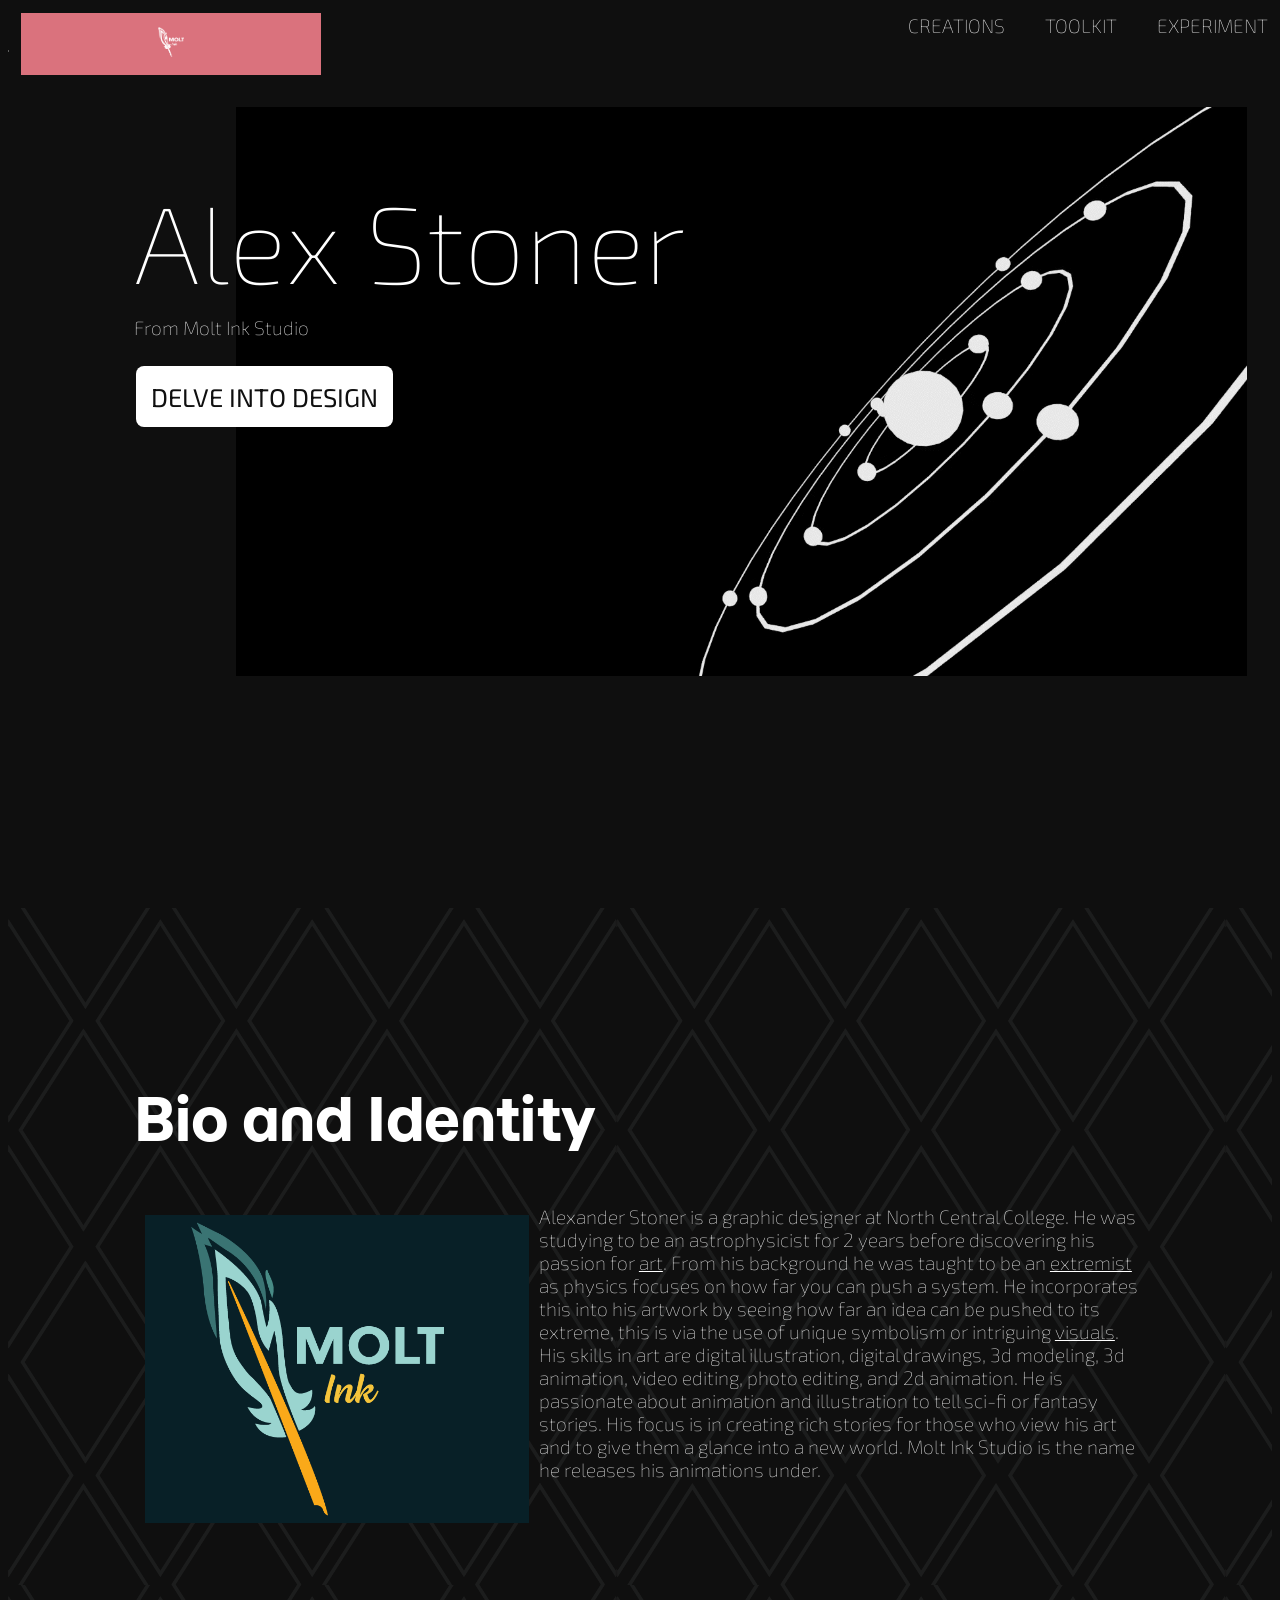
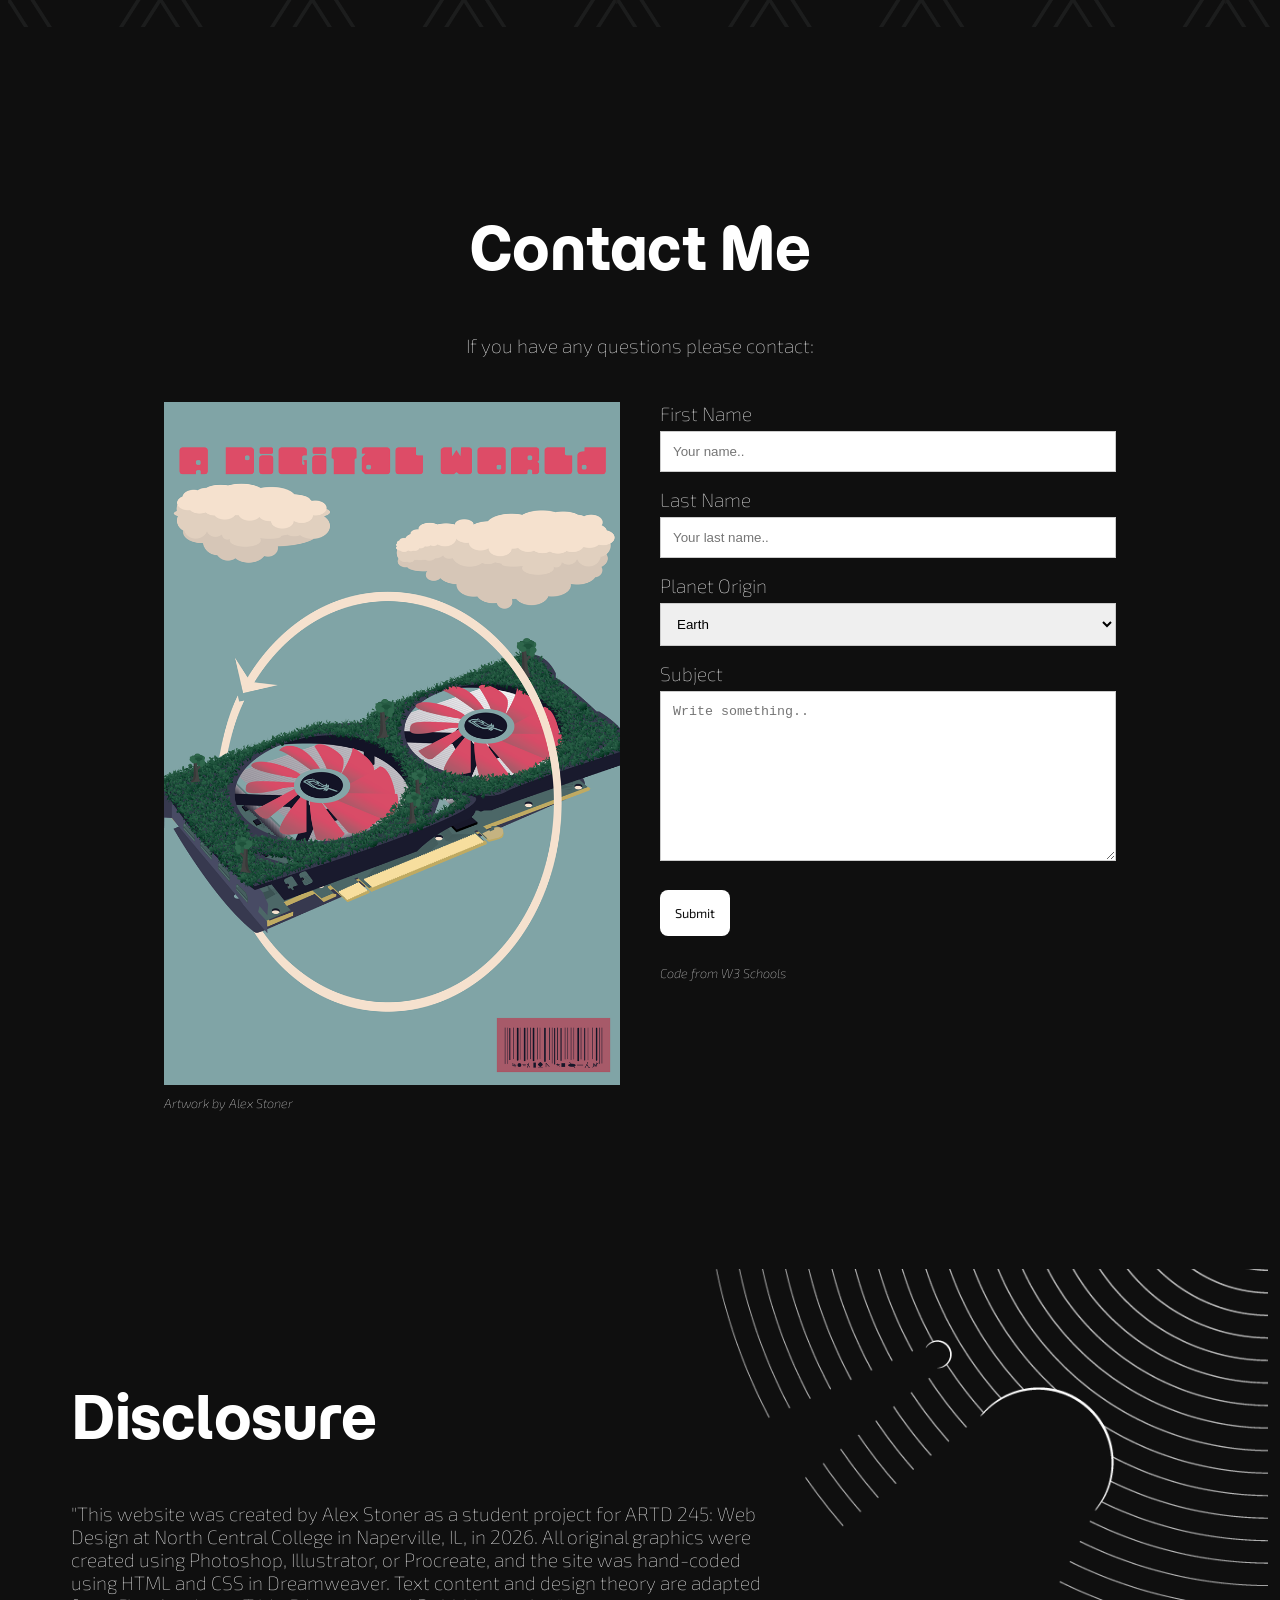
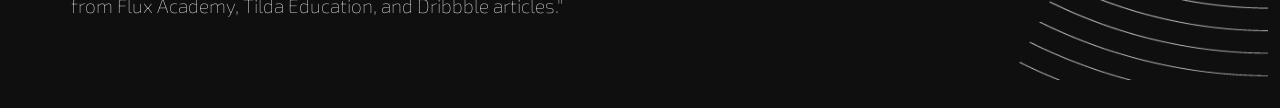
<file: index.html>
<!doctype html>
<html>
<head>
	<link rel="preconnect" href="https://fonts.googleapis.com">
<link rel="preconnect" href="https://fonts.gstatic.com" crossorigin>
<link href="https://fonts.googleapis.com/css2?family=Exo+2:ital,wght@0,100..900;1,100..900&family=Momo+Trust+Display&display=swap" rel="stylesheet">
<meta charset="utf-8">
<title>My Web Design Manifesto</title>
<link href="StyleForCodingAWebpage.css" rel="stylesheet" type="text/css">
</head>

<body>
	<ul class="topnav">
		<li><a href="experiment.html">EXPERIMENT</a></li>
		<li><a href="toolkit.html">TOOLKIT</a></li>
		<li><a  href="work.html">CREATIONS</a></li>
	<ul class="left">	
		<li><a class="active" href="index.html"> <img src="Images/Logo.png" width="10%" alt="The logo of Molt Ink Studio, a flaming quill and the title Molt Ink "></a> </li>
	</ul>
</ul>
	
	
	
	<!--Hero Section-->
<section class="heroSecond">
	
	
  <h1> Alex Stoner</h1>
  <h7>From Molt Ink Studio</h7>
	<br>
	<br>
	<a href="work.html">
	    <button class="button2" >
		  DELVE INTO DESIGN</button>
      </a>
	

</section>
	
	
	<section class="sectionPattern">
	
	<h2>Bio and Identity
		</h2>
    <a href="experiment.html"><img src="Images/moltInkLogo.png" width="40%" class="left"></a>
		<p>
		Alexander Stoner is a graphic designer at North Central College. He was studying to be an astrophysicist for 2 years before discovering his passion for <a href="work.html">art</a>. From his background he was taught to be an <a href="experiment.html">extremist</a> as physics focuses on how far you can push a system. He incorporates this into his artwork by seeing how far an idea can be pushed to its extreme, this is via the use of unique symbolism or intriguing <a href="work.html">visuals</a>. His skills in art are digital illustration, digital drawings, 3d modeling, 3d animation, video editing, photo editing, and 2d animation. He is passionate about animation and illustration to tell sci-fi or fantasy stories. His focus is in creating rich stories for those who view his art and to give them a glance into a new world. Molt Ink Studio is the name he releases his animations under.</p>
		
	</section>
	
	
	<section>
	
		<div class="containerContact">
  <div style="text-align:center">
    <h2>Contact Me</h2>
    <p>If you have any questions please contact:</p>
  </div>
  <div class="row">
    <div class="columnContact"> <a href="work.html"><img src="Images/portfolioImages/DigitalWorldResidedSmaller.png" style="width:100%" alt="Illustration of a computer graphics card covered in grass in a surreal sky with the text A Digital World"></a>
		<cite>Artwork by Alex Stoner</cite>
    </div>
    <div class="columnContact">
      <form action="/action_page.php">
        <label for="fname">First Name</label>
        <input type="text" id="fname" name="firstname" placeholder="Your name..">
        <label for="lname">Last Name</label>
        <input type="text" id="lname" name="lastname" placeholder="Your last name..">
        <label for="country">Planet Origin</label>
        <select id="country" name="Planet Origin">
          <option value="earth">Earth</option>
          <option value="mars">Mars</option>
          <option value="planet X">Planet X</option>
        </select>
        <label for="subject">Subject</label>
        <textarea id="subject" name="subject" placeholder="Write something.." style="height:170px"></textarea>
		 	<a>
	    <button class="button" onClick="showImage(event);" id="shred">
			Submit
			</button>
      </a>
		  <!-- <script>
		  const shredButton = document.getElementById("shred")
		  function showimage(event){
			  if (event.target == shredButton){
				  img = ""C:\Users\alexs\Downloads\AlexStonerCodingAWebpage(MoltInk)\Images\portfolioImages\goldenEraResized.png""
			  }
		  }
		  </script> -->
      </form>
		<br>
		<cite> Code from W3 Schools</cite>
    </div>
  </div>
</div>

</section>

	
	<!--Footer for Credits-->
	<footer>
		<h2>
		Disclosure 
		</h2>
	
		<p class="leftcluster">
		"This website was created by Alex Stoner as a student project for ARTD 245: Web Design at North Central College in Naperville, IL, in 2026. All original graphics were created using Photoshop, Illustrator, or Procreate, and the site was hand-coded using HTML and CSS in Dreamweaver. Text content and design theory are adapted from Flux Academy, Tilda Education, and Dribbble articles."

		</p>
	</footer>
	
</body>
</html>
</file>
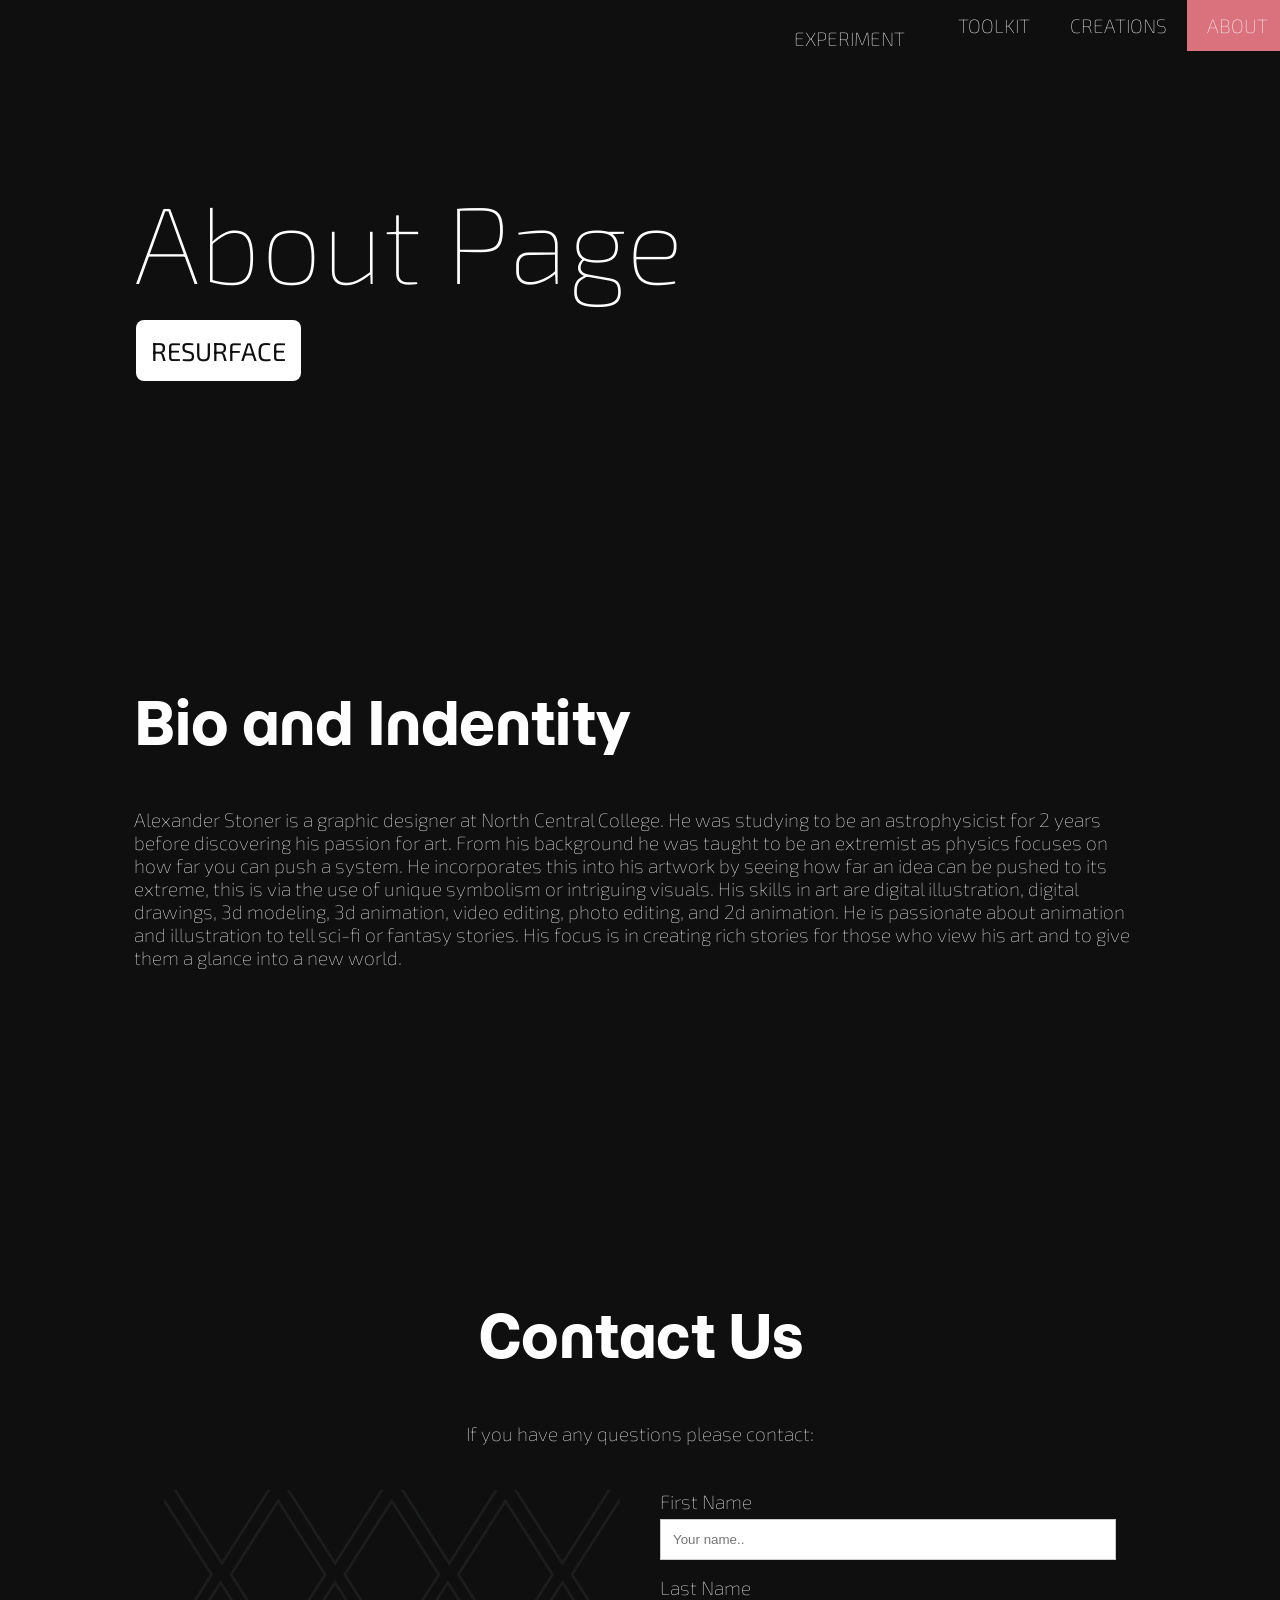
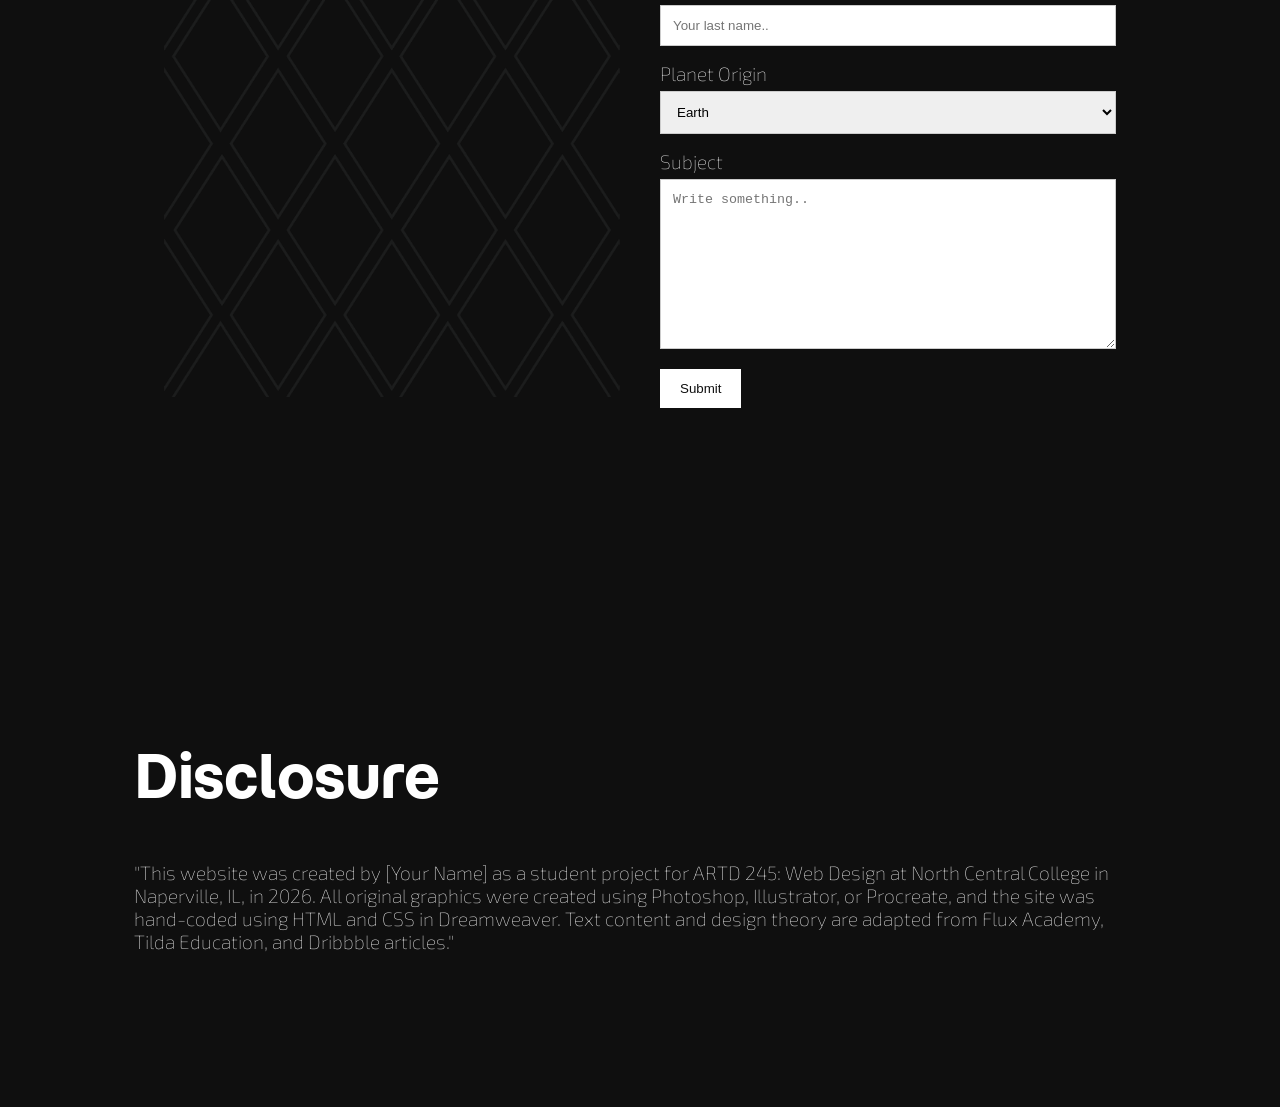
<file: about.html>
<!doctype html>
<html>
<head>
	<link rel="preconnect" href="https://fonts.googleapis.com">
<link rel="preconnect" href="https://fonts.gstatic.com" crossorigin>
<link href="https://fonts.googleapis.com/css2?family=Exo+2:ital,wght@0,100..900;1,100..900&family=Momo+Trust+Display&display=swap" rel="stylesheet">
<meta charset="utf-8">
<title>about</title>
<link href="StyleForCodingAWebpage.css" rel="stylesheet" type="text/css">
</head>
	
<body>
	<ul class="topnav">
  <li><a class="active" href="about.html">ABOUT</a></li>
  <li><a href="work.html">CREATIONS</a></li>
  <li><a href="toolkit.html">TOOLKIT</a></li>
  <li class="right"><a href="experiment.html">EXPERIMENT</a></li>
</ul>
	
	
<section>
	
	<h1>About Page</h1>
	<a href="CodingAWebpage.html">
	    <button class="button2" >
		  RESURFACE</button>
      </a>
	</section>
	
	
	<section>
	
	<h2>Bio and Indentity
		</h2>
		<p>
		Alexander Stoner is a graphic designer at North Central College. He was studying to be an astrophysicist for 2 years before discovering his passion for art. From his background he was taught to be an extremist as physics focuses on how far you can push a system. He incorporates this into his artwork by seeing how far an idea can be pushed to its extreme, this is via the use of unique symbolism or intriguing visuals. His skills in art are digital illustration, digital drawings, 3d modeling, 3d animation, video editing, photo editing, and 2d animation. He is passionate about animation and illustration to tell sci-fi or fantasy stories. His focus is in creating rich stories for those who view his art and to give them a glance into a new world. 
		</p>
		
	</section>
	
	
	<section>
	
		<div class="containerContact">
  <div style="text-align:center">
    <h2>Contact Us</h2>
    <p>If you have any questions please contact:</p>
  </div>
  <div class="row">
    <div class="columnContact">
      <img src="Images/pattern2.png" style="width:100%">
    </div>
    <div class="columnContact">
      <form action="/action_page.php">
        <label for="fname">First Name</label>
        <input type="text" id="fname" name="firstname" placeholder="Your name..">
        <label for="lname">Last Name</label>
        <input type="text" id="lname" name="lastname" placeholder="Your last name..">
        <label for="country">Planet Origin</label>
        <select id="country" name="Planet Origin">
          <option value="earth">Earth</option>
          <option value="mars">Mars</option>
          <option value="planet X">Planet X</option>
        </select>
        <label for="subject">Subject</label>
        <textarea id="subject" name="subject" placeholder="Write something.." style="height:170px"></textarea>
        <input type="submit" value="Submit">
      </form>
    </div>
  </div>
</div>

		
		
	</section>
	
	<section>
	<h2>
		Disclosure 
		</h2>
	
		<p>
		"This website was created by [Your Name] as a student project for ARTD 245: Web Design at North Central College in Naperville, IL, in 2026. All original graphics were created using Photoshop, Illustrator, or Procreate, and the site was hand-coded using HTML and CSS in Dreamweaver. Text content and design theory are adapted from Flux Academy, Tilda Education, and Dribbble articles."

		</p>
	
	</section>
	

</body>
</html>
</file>
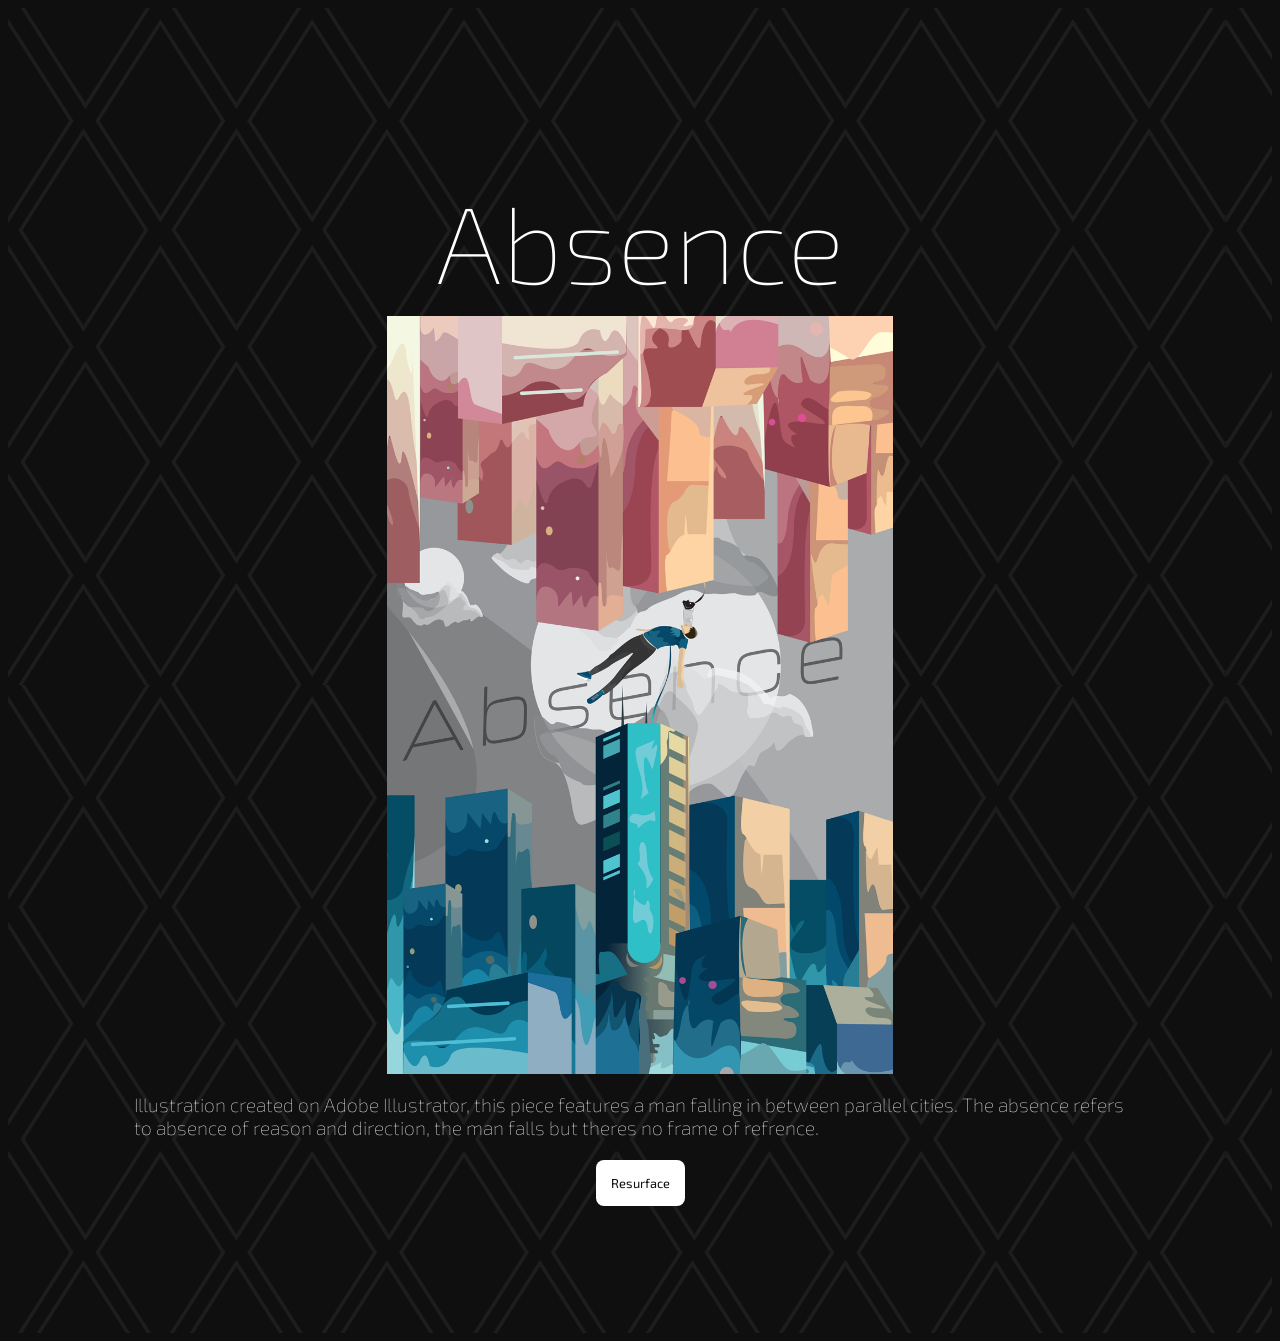
<file: absence.html>
<!doctype html>
<html>
<head>
	
<link rel="preconnect" href="https://fonts.googleapis.com">
<link rel="preconnect" href="https://fonts.gstatic.com" crossorigin>
<link href="https://fonts.googleapis.com/css2?family=Exo+2:ital,wght@0,100..900;1,100..900&family=Momo+Trust+Display&display=swap" rel="stylesheet">
<meta charset="utf-8">
<title>absence</title>
<link href="StyleForCodingAWebpage.css" rel="stylesheet" type="text/css">
</head>

<body>
	<section class="sectionPattern"> 
	<h1 class="Center">
		Absence</h1>
	<div class="Center">
	<img src="Images/portfolioImages/absenseResized.png" width="50%" alt="illustration of a man falling between paralell cities, the words absence are behind him">
	</div>
		<p class="Center">
		Illustration created on Adobe Illustrator, this piece features a man falling in between parallel cities. The absence refers to absence of reason and direction, the man falls but theres no frame of refrence.</p>
		<div class="Center">
	<a href="work.html">
	    <button class="button" >
		  Resurface</button>
      </a>
			</div>
	</section>
	
</body>
</html>
</file>
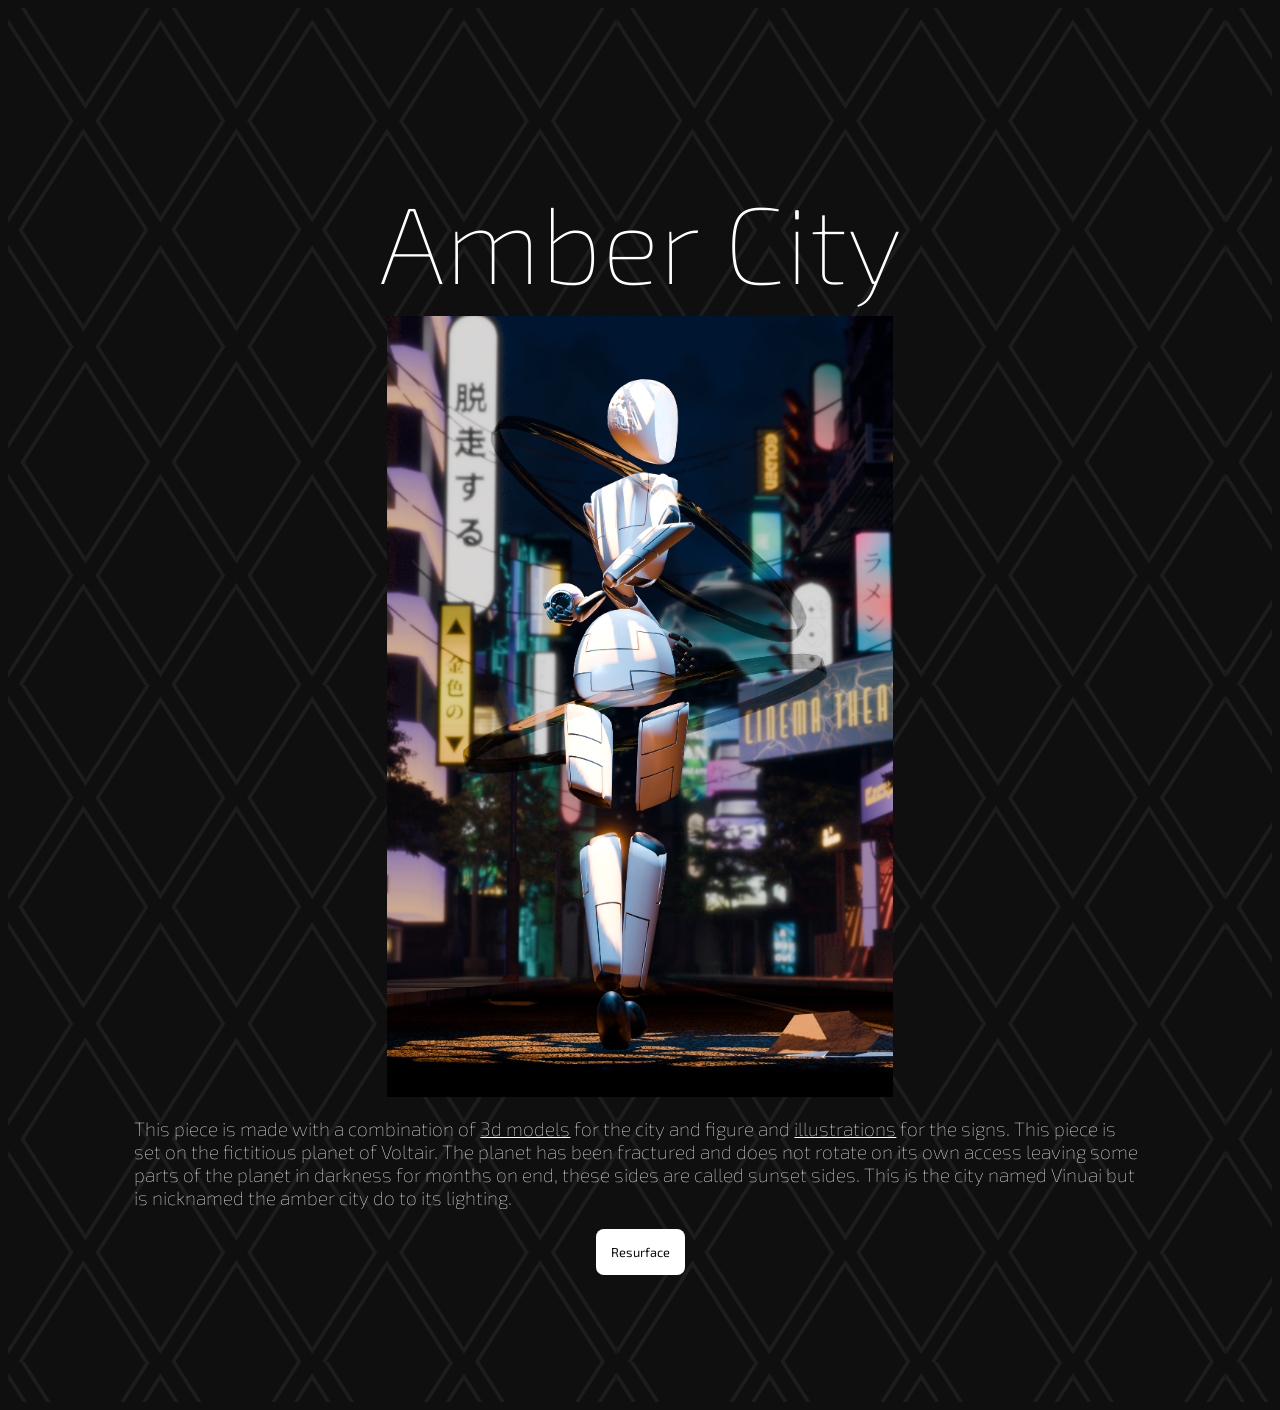
<file: amberCity.html>
<!doctype html>
<html>
<head>
	
<link rel="preconnect" href="https://fonts.googleapis.com">
<link rel="preconnect" href="https://fonts.gstatic.com" crossorigin>
<link href="https://fonts.googleapis.com/css2?family=Exo+2:ital,wght@0,100..900;1,100..900&family=Momo+Trust+Display&display=swap" rel="stylesheet">
<meta charset="utf-8">
<title>amberCity</title>
<link href="StyleForCodingAWebpage.css" rel="stylesheet" type="text/css">
</head>

<body>
	<section class="sectionPattern"> 
	<h1 class="Center">
	Amber City
	</h1>
	<div class="Center">
	<img src="Images/portfolioImages/AmbercityV8Resized.png" width="50%" alt="Sci Fi 3d model of a robot in the fictious Amber City looking back towards the camera">
	</div>
		<p>
		This piece is made with a combination of <a href="work.html">3d models</a> for the city and figure and <a href="work.html">illustrations</a> for the signs. This piece is set on the fictitious planet of Voltair. The planet has been fractured and does not rotate on its own access leaving some parts of the planet in darkness for months on end, these sides are called sunset sides. This is the city named Vinuai but is nicknamed the amber city do to its lighting.</p>
		<div class="Center">
	<a href="work.html">
	    <button class="button" >
		  Resurface</button>
      </a>
			</div>
	</section>
	
</body>
</html>
</file>
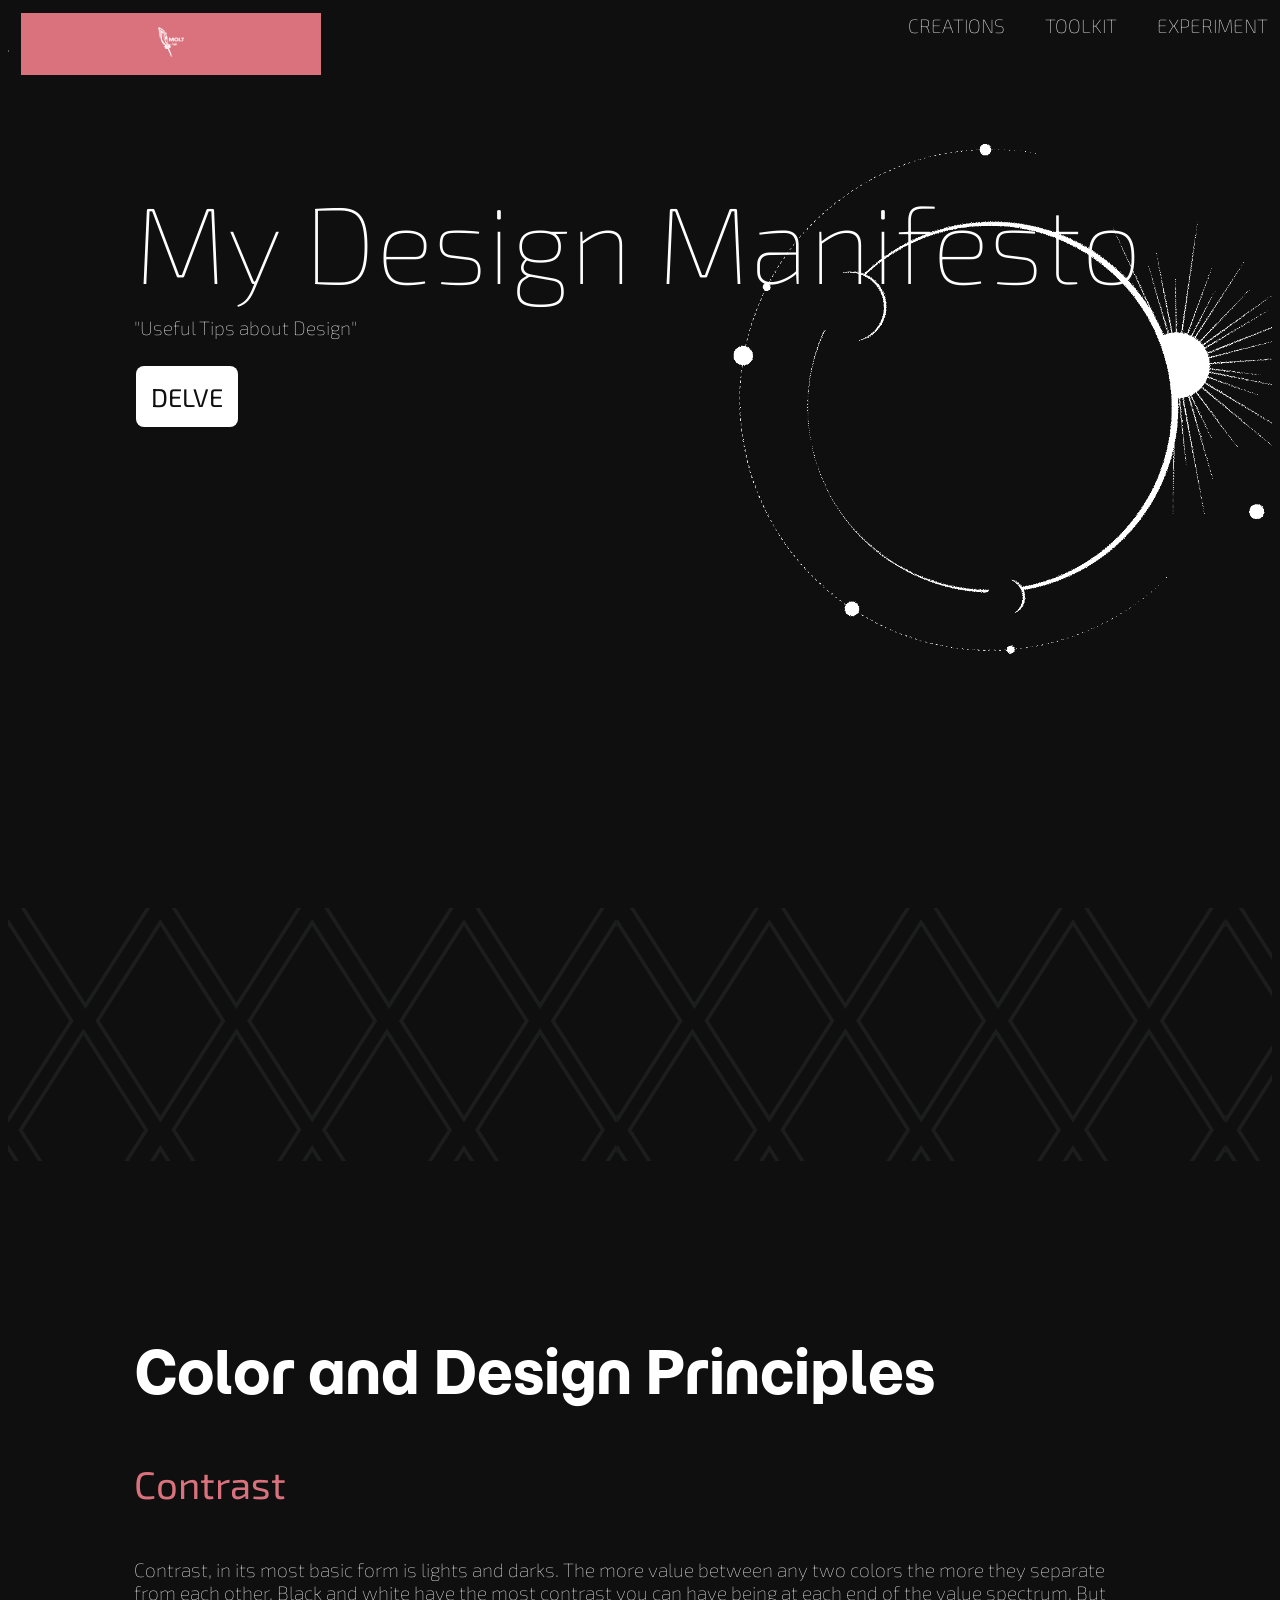
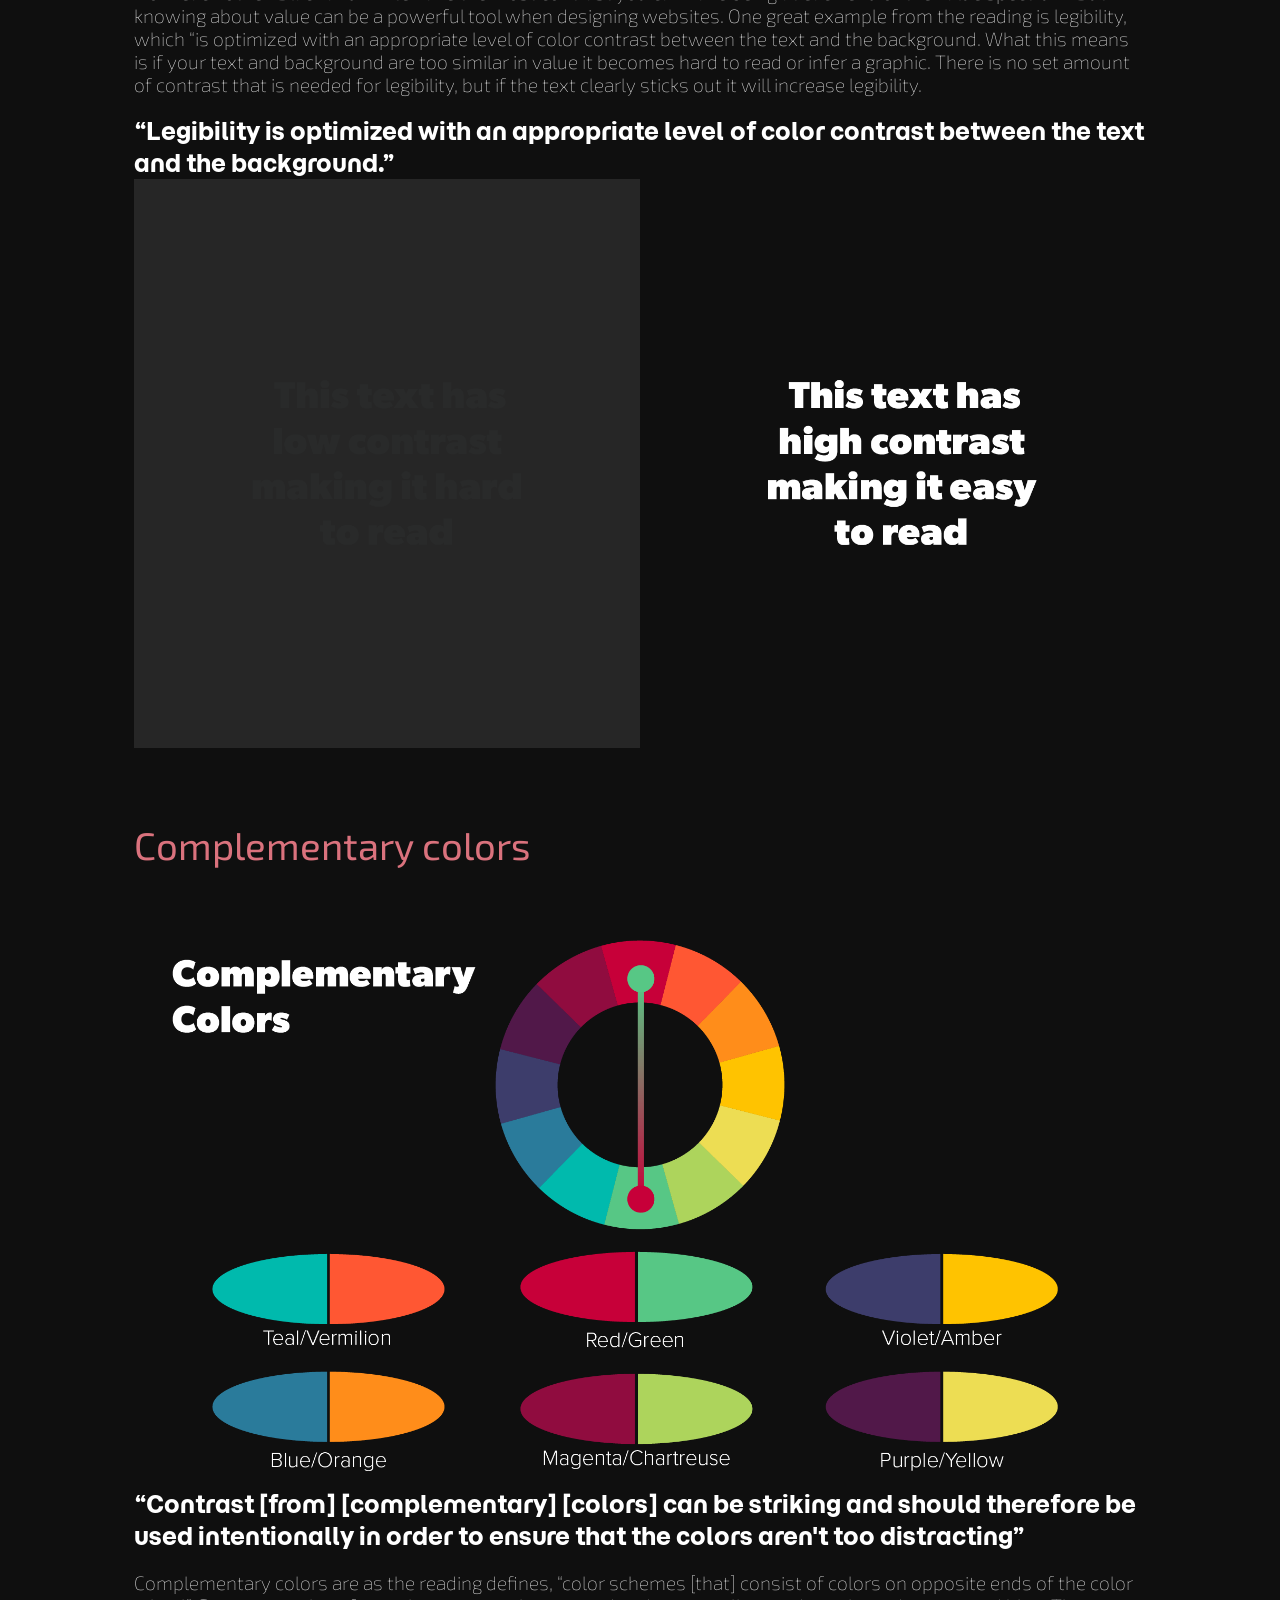
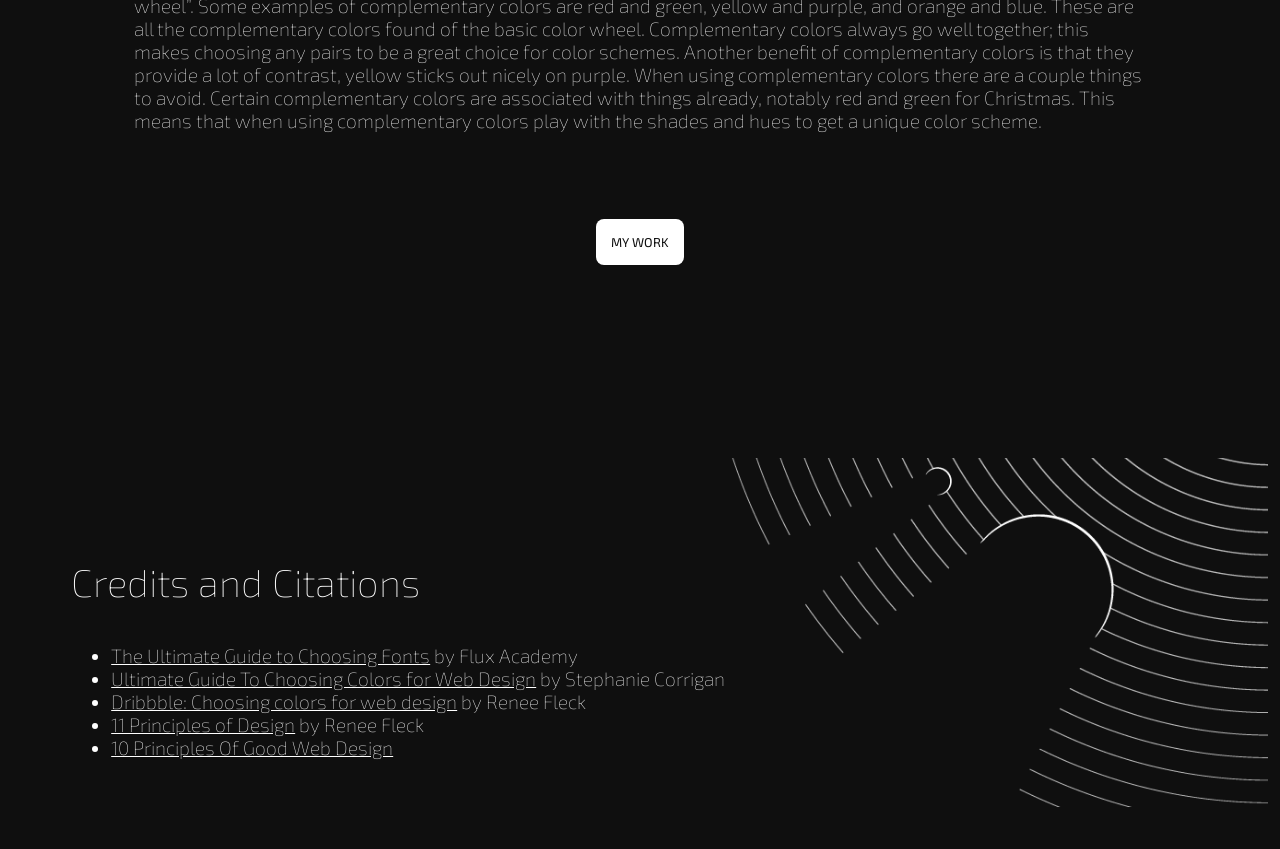
<file: CodingAWebpage.html>
<!doctype html>
<html>
<head>
	<link rel="preconnect" href="https://fonts.googleapis.com">
<link rel="preconnect" href="https://fonts.gstatic.com" crossorigin>
<link href="https://fonts.googleapis.com/css2?family=Exo+2:ital,wght@0,100..900;1,100..900&family=Momo+Trust+Display&display=swap" rel="stylesheet">
<meta charset="utf-8">
<title>My Web Design Manifesto</title>
<link href="StyleForCodingAWebpage.css" rel="stylesheet" type="text/css">
</head>

<body>
	
	<ul class="topnav">
		<li><a href="experiment.html">EXPERIMENT</a></li>
		<li><a href="CodingAWebpage.html">TOOLKIT</a></li>
		<li><a  href="work.html">CREATIONS</a></li>
	<ul class="left">	
		<li><a class="active" href="index.html"> <img src="Images/Logo.png" width="10%"></a> </li>
	</ul>
</ul>
	
	
	<!--Hero Section-->
<section class="hero"> 
	
  <h1>My Design Manifesto</h1>
  <h7>"Useful Tips about Design"</h7>
	<br>
	<br>
	<a href="#a1">
	    <button class="button2" >
		  DELVE</button>
      </a>
</section>
	
	<!--Typography Section-->
	<section class="sectionPattern">
		
		</section>
		
	
	
	
	<!--Color and Design Section-->
<section>
	<h2> Color and Design Principles</h2>
	
	<h4>Contrast</h4>
	
	  <p>Contrast, in its most basic form is lights and darks. The more value between any two colors the more they separate from each other. Black and white have the most contrast you can have being at each end of the value spectrum. But knowing about value can be a powerful tool when designing websites. One great example from the reading is legibility, which “is optimized with an appropriate level of color contrast between the text and the background. What this means is if your text and background are too similar in value it becomes hard to read or infer a graphic. There is no set amount of contrast that is needed for legibility, but if the text clearly sticks out it will increase legibility.</p>
	
	<h8>“Legibility is optimized with an appropriate level of color contrast between the text and the background.”</h8>
		
	  <img class="Center" src="Images/ContrastImageFixed.png" alt="image showing on the left that too little contrast is very difficult to read while the right shows that with good contrast text is very easy to read" width="100%"/>
		
	  
		
		
	
	<br>
	
	<h4>Complementary colors</h4>

		
		<img class="Center" src="Images/ComplementImage.png"  alt="image showing a color wheel made up of 12 colors and all of the complementary colors on that wheel" width="100%"/>
		
	<h8>“Contrast [from] [complementary]  [colors] can be striking and should therefore be used intentionally in order to ensure that the colors aren't too distracting”</h8>
	
			<p>Complementary colors are as the reading defines, “color schemes [that] consist of colors on opposite ends of the color wheel”. Some examples of complementary colors are red and green, yellow and purple, and orange and blue. These are all the complementary colors found of the basic color wheel. Complementary colors always go well together; this makes choosing any pairs to be a great choice for color schemes. Another benefit of complementary colors is that they provide a lot of contrast, yellow sticks out nicely on purple. When using complementary colors there are a couple things to avoid. Certain complementary colors are associated with things already, notably red and green for Christmas. This means that when using complementary colors play with the shades and hues to get a unique color scheme. </p>
		
	
	

	<div class="flex-container">
	<a href="https://www.instagram.com/moltink25/?hl=en" target="_blank">
	    <button class="button" >
		  MY WORK</button>
      </a>
	</div>
		
</section>
	
	<!--Footer for Credits-->
	<footer>
		<h3>Credits and Citations</h3> 
		<ul>
			<li>
			  <a href="https://www.flux-academy.com/blog/the-ultimate-guide-to-choosing-fonts" target="_blank">The Ultimate Guide to Choosing Fonts</a> 
				by Flux Academy</li>

			<li> 
			  <a href="https://www.flux-academy.com/blog/ultimate-guide-to-choosing-colors-for-web-design" target="_blank"> Ultimate Guide To Choosing Colors for Web Design</a> by Stephanie Corrigan </li>

			<li> 
			  <a href="https://dribbble.com/stories/2018/12/19/choosing-colors-for-web-design-a-practical-ui-color-application-guide" target="_blank">Dribbble: Choosing colors for web design</a> 
				by Renee Fleck</li>	

			<li>
				<a href="https://dribbble.com/resources/education/principles-of-design" target="_blank">11 Principles of Design</a> 
		  by Renee Fleck</li>

			<li>
			  <a href="https://tilda.education/en/web-design-principles" target="_blank">
				10 Principles Of Good Web Design</a></li>	
		</ul>
	</footer>
	
</body>
</html>
</file>
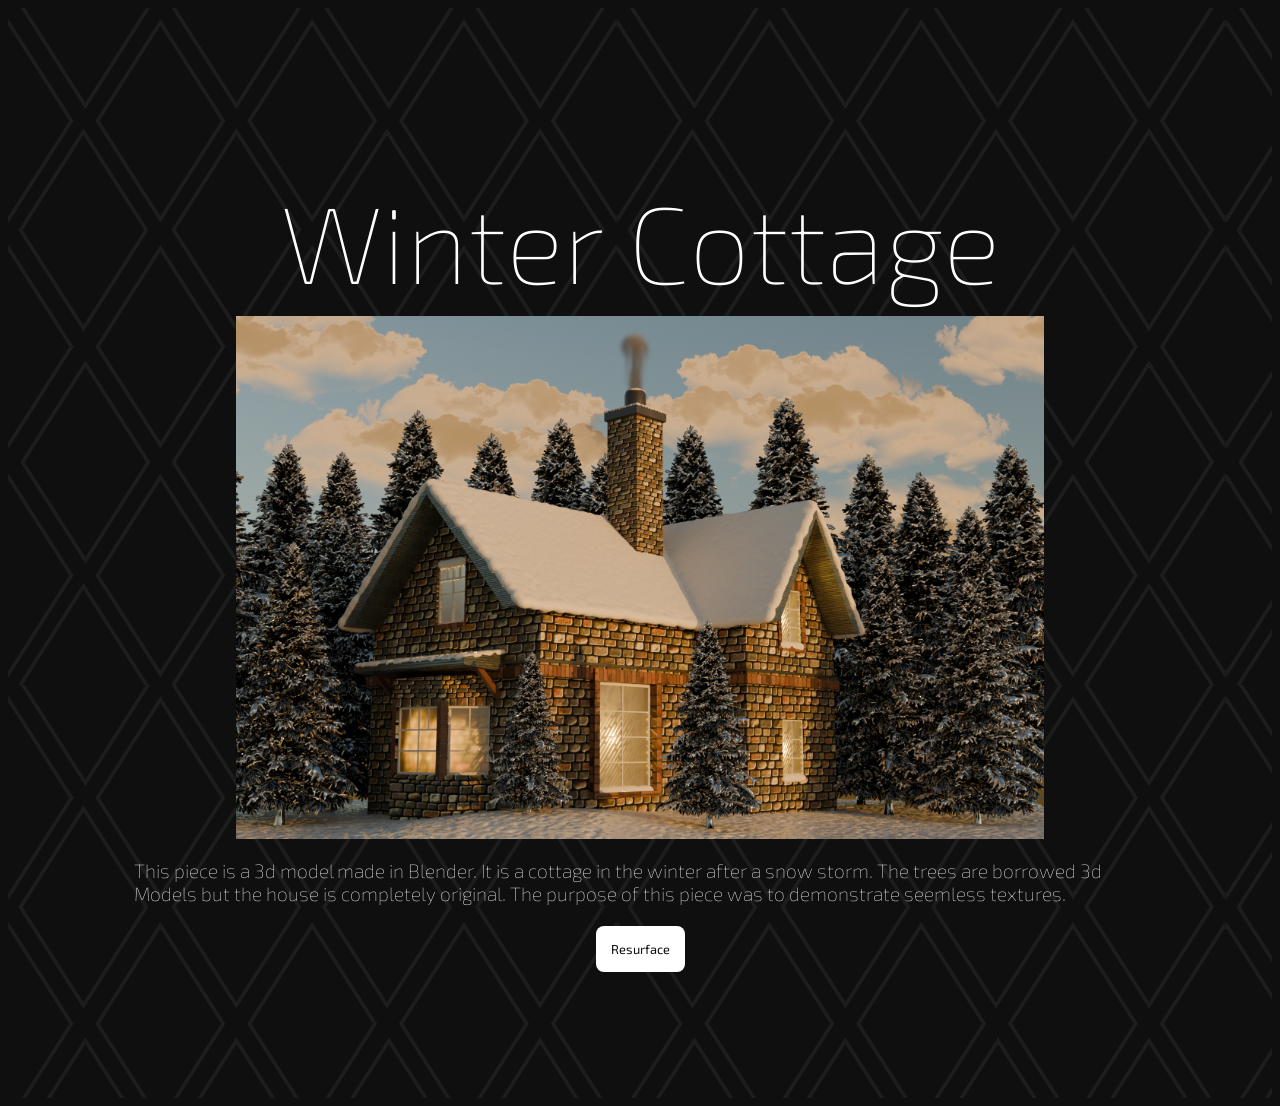
<file: cottage.html>
<!doctype html>
<html>
<head>
	
<link rel="preconnect" href="https://fonts.googleapis.com">
<link rel="preconnect" href="https://fonts.gstatic.com" crossorigin>
<link href="https://fonts.googleapis.com/css2?family=Exo+2:ital,wght@0,100..900;1,100..900&family=Momo+Trust+Display&display=swap" rel="stylesheet">
<meta charset="utf-8">
<title>cottage</title>
<link href="StyleForCodingAWebpage.css" rel="stylesheet" type="text/css">
</head>

<body>
	<section class="sectionPattern"> 
	<h1 class="Center">
	Winter Cottage
	</h1>
	<div class="Center">
	<img src="Images/portfolioImages/cottage7Resized.png" width="80%" alt="3d model of a winter cottage covered in snow">
	</div>
		<p class="Center">
		This piece is a 3d model made in Blender. It is a cottage in the winter after a snow storm. The trees are borrowed 3d Models but the house is completely original. The purpose of this piece was to demonstrate seemless textures.</p>
		<div class="Center">
	<a href="work.html">
	    <button class="button" >
		  Resurface</button>
      </a>
			</div>
	</section>
	
</body>
</html>
</file>
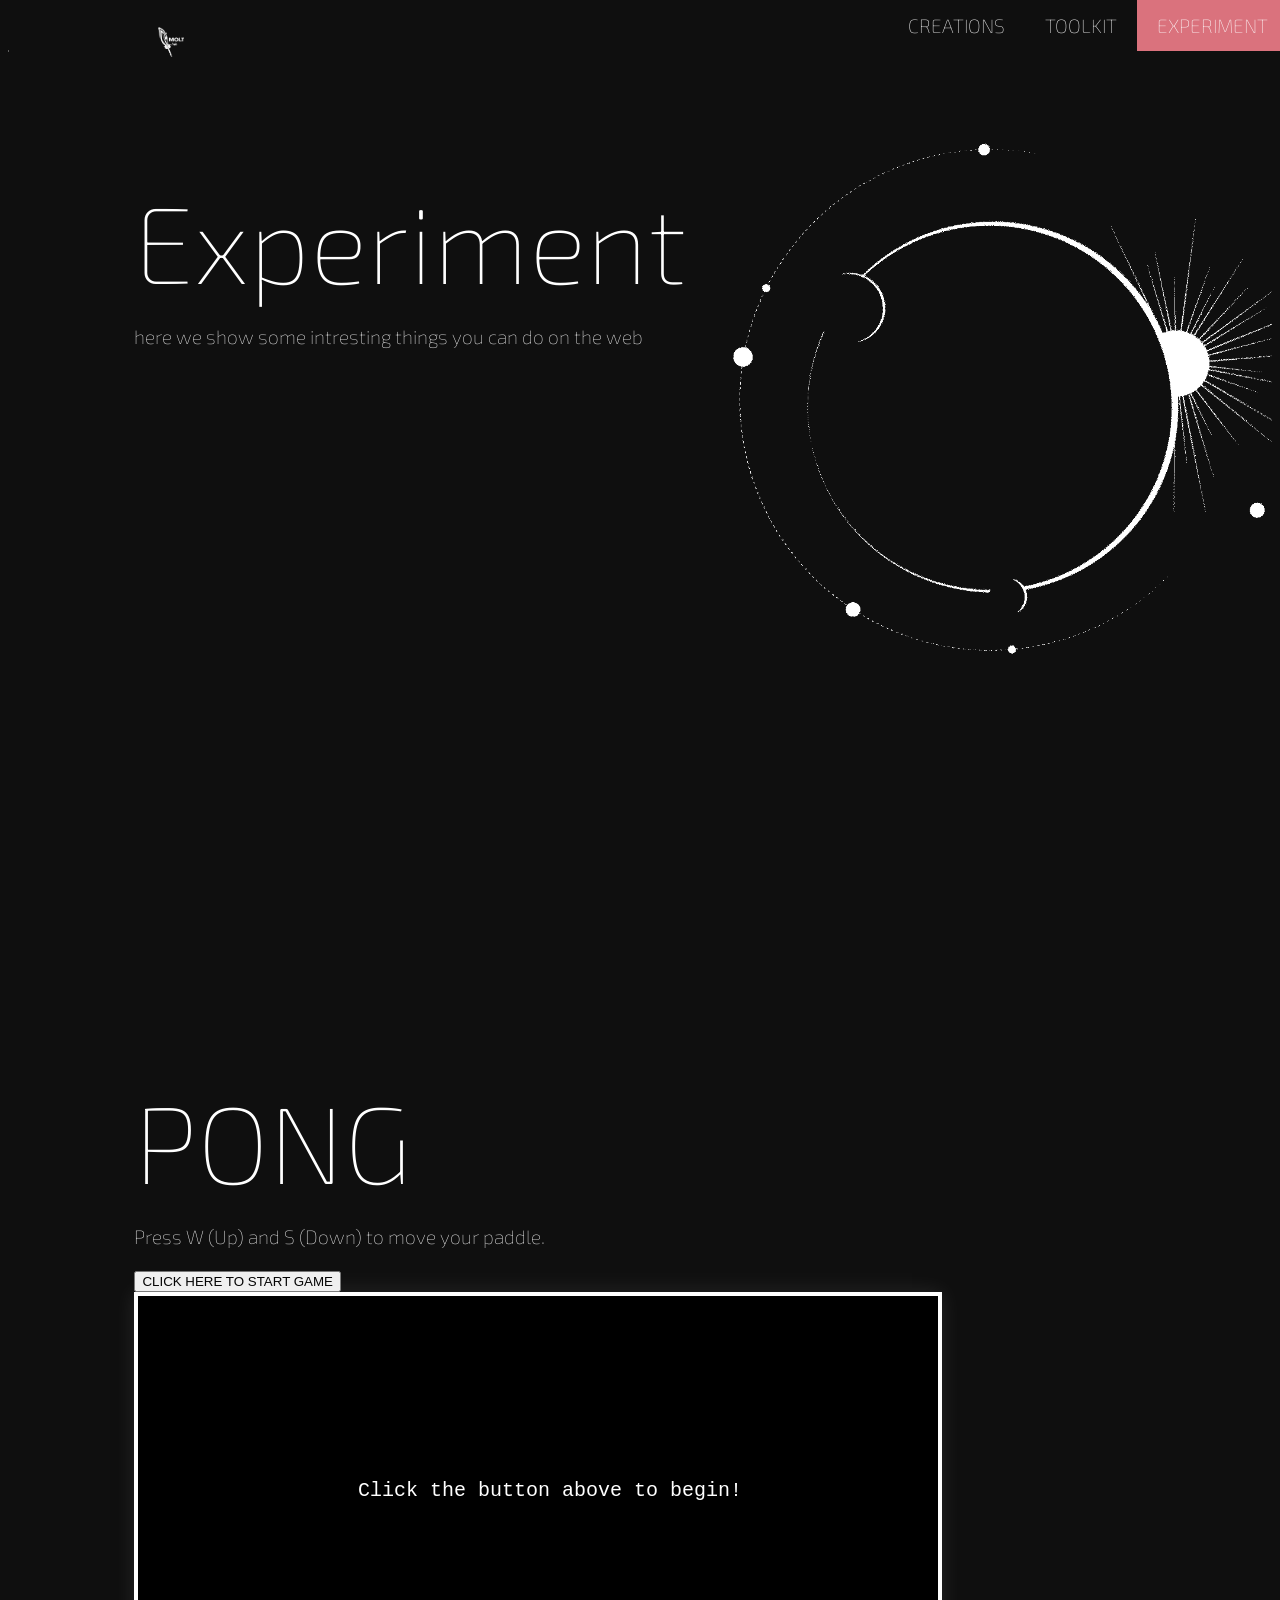
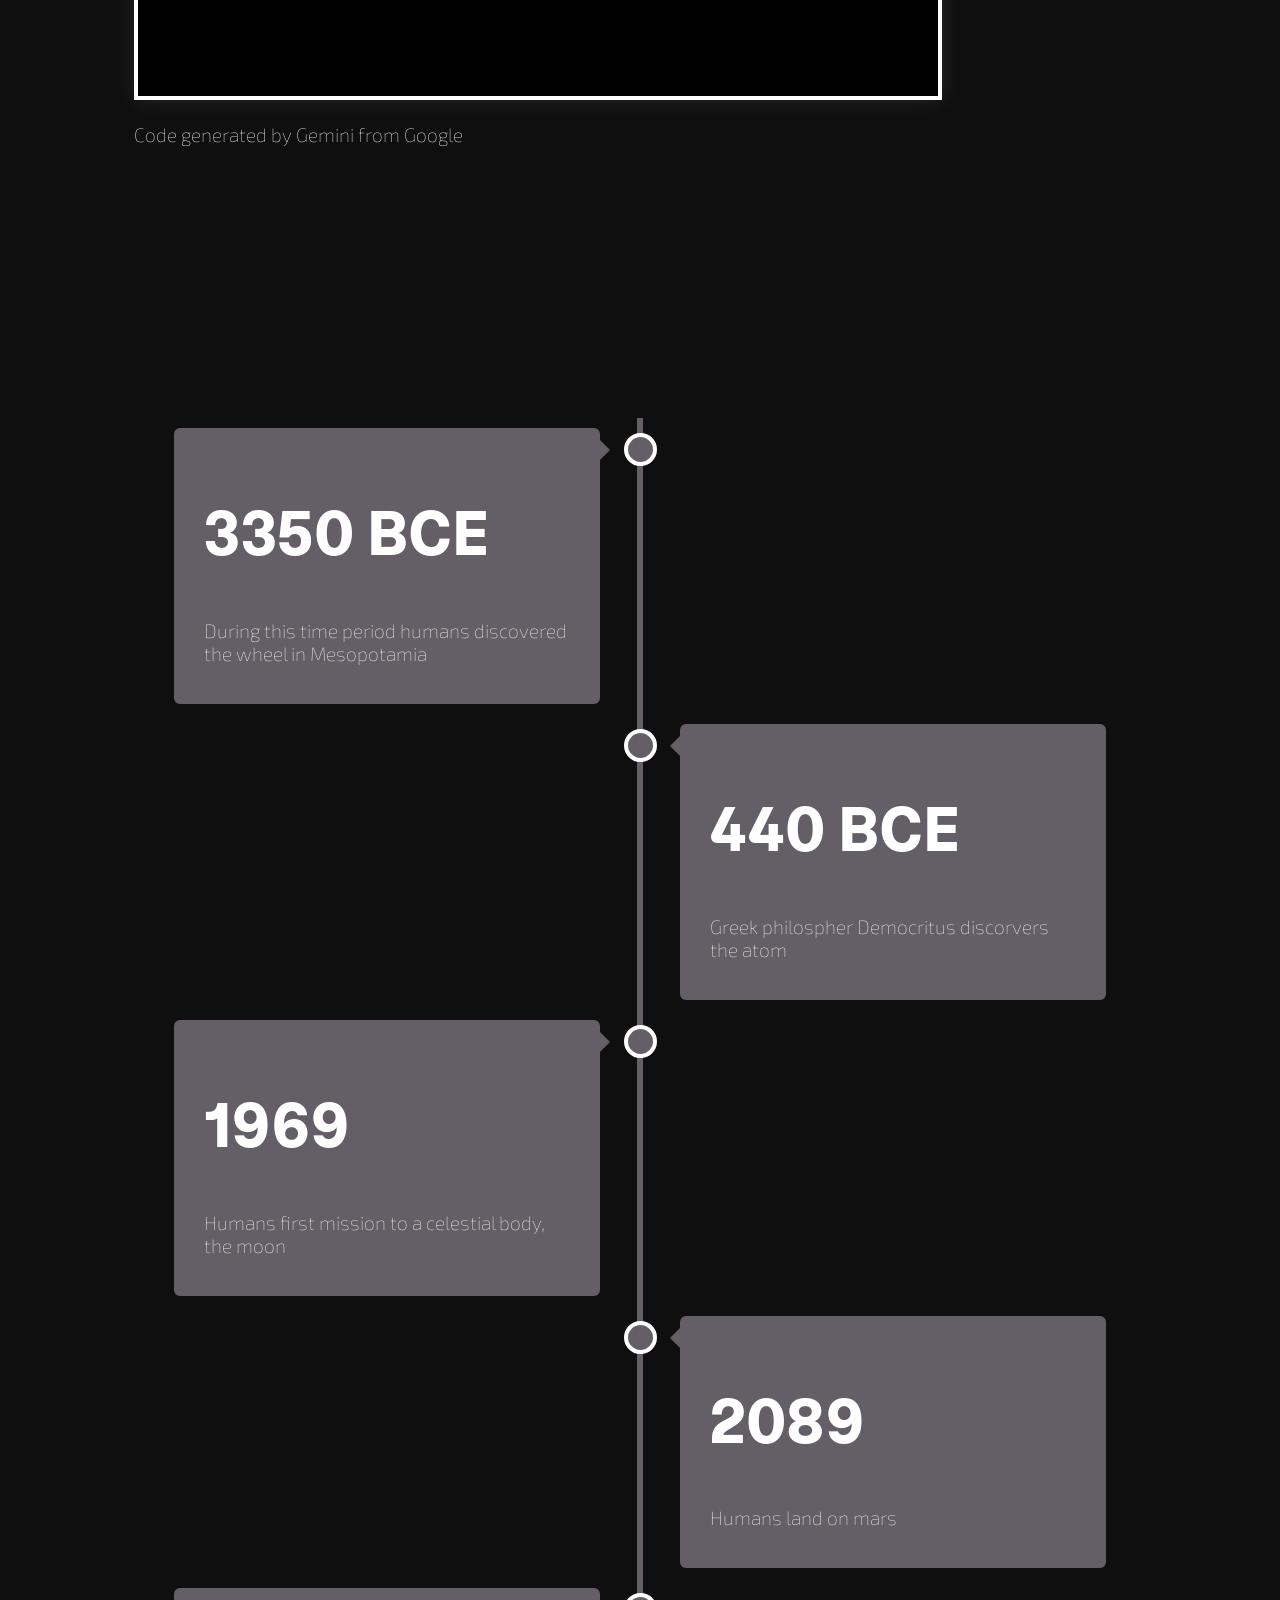
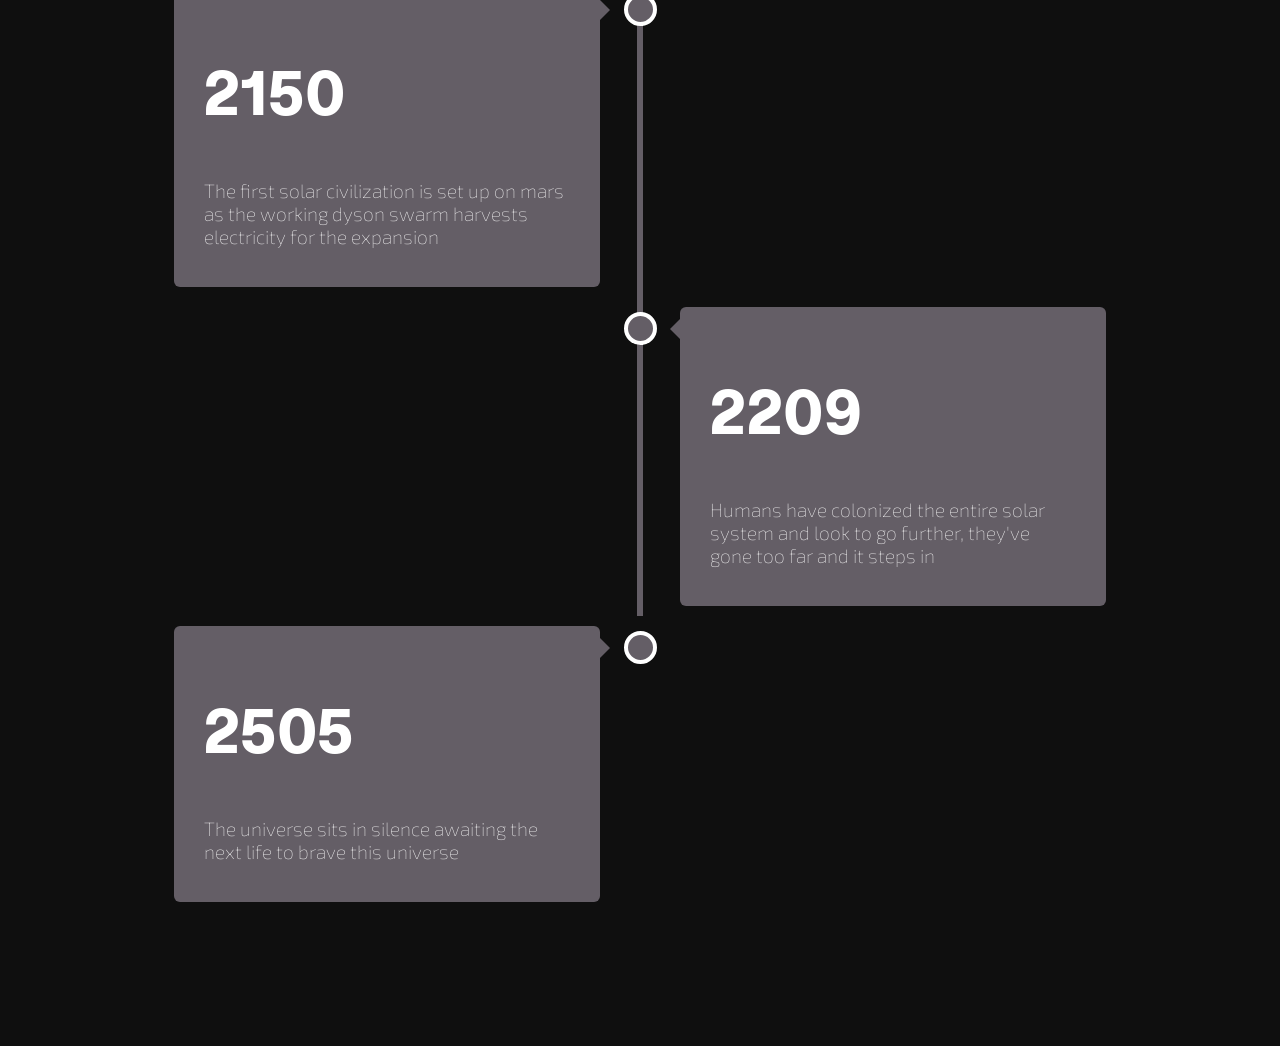
<file: experiment.html>
<!doctype html>
<html>
<head>
<link rel="preconnect" href="https://fonts.googleapis.com">
<link rel="preconnect" href="https://fonts.gstatic.com" crossorigin>
<link href="https://fonts.googleapis.com/css2?family=Exo+2:ital,wght@0,100..900;1,100..900&family=Momo+Trust+Display&display=swap" rel="stylesheet">
<meta charset="utf-8">
<title>experiment</title>
<link href="StyleForCodingAWebpage.css" rel="stylesheet" type="text/css">
</head>

<body>
	<ul class="topnav">
		<li><a class="active" href="experiment.html">EXPERIMENT</a></li>
		<li><a href="toolkit.html">TOOLKIT</a></li>
		<li><a href="work.html">CREATIONS</a></li>
	<ul class="left">	
		<li><a href="index.html"> <img src="Images/Logo.png" width="10%"></a> </li>
	</ul>
</ul>
	<section class="hero">
	<h1> Experiment</h1>
		<p> here we show some intresting things you can do on the web</p>
	</section>
	
	
	
	
	
<section>

	 <h1>PONG</h1>
    <p>Press W (Up) and S (Down) to move your paddle.</p>
   
    <button id="startBtn" onclick="startGame()">CLICK HERE TO START GAME</button>
    <br>
    <canvas id="gameCanvas" width="800" height="400"></canvas>

<script>
var canvas = document.getElementById("gameCanvas");
var ctx = canvas.getContext("2d");

// Game Variables
var p1Y = 160;
var p2Y = 160;
var pHeight = 80;
var pWidth = 10;

var ballX = 400;
var ballY = 200;
var ballDX = 4;
var ballDY = 4;

var p1Score = 0;
var p2Score = 0;

var wPressed = false;
var sPressed = false;
var gameRunning = false;

window.addEventListener("keydown", function(e) {
    if (e.keyCode === 87 || e.key === 'w' || e.key === 'W') wPressed = true;
    if (e.keyCode === 83 || e.key === 's' || e.key === 'S') sPressed = true;
});

window.addEventListener("keyup", function(e) {
    if (e.keyCode === 87 || e.key === 'w' || e.key === 'W') wPressed = false;
    if (e.keyCode === 83 || e.key === 's' || e.key === 'S') sPressed = false;
});

function startGame() {
    if (!gameRunning) {
        gameRunning = true;
        document.getElementById("startBtn").innerText = "GAME RUNNING - CLICK TO RESET";
        p1Score = 0;
        p2Score = 0;
        resetBall();
        setInterval(gameEngine, 1000 / 60);
    } else {
        p1Score = 0;
        p2Score = 0;
        resetBall();
    }
}

function resetBall() {
    ballX = canvas.width / 2;
    ballY = canvas.height / 2;
    // Serve ball in a random direction
    ballDX = (Math.random() > 0.5 ? 4 : -4);
    ballDY = (Math.random() > 0.5 ? 3 : -3);
}

function gameEngine() {
    // 1. Move Player 1
    if (wPressed && p1Y > 0) p1Y -= 5;
    if (sPressed && p1Y < canvas.height - pHeight) p1Y += 5;

    // 2. Move Player 2 (Dumbed-down AI)
    var p2Center = p2Y + (pHeight / 2);
    
    // The bot only starts tracking the ball once it crosses the halfway mark (ballX > 400)
    if (ballX > 400) {
        // Reduced movement speed to 2.5 (down from 4) so it moves sluggishly
        if (p2Center < ballY - 15 && p2Y < canvas.height - pHeight) {
            p2Y += 2.5;
        } else if (p2Center > ballY + 15 && p2Y > 0) {
            p2Y -= 2.5;
        }
    }

    // 3. Move Ball
    ballX += ballDX;
    ballY += ballDY;

    // Wall bounces
    if (ballY <= 0 || ballY >= canvas.height) {
        ballDY = -ballDY;
    }

    // Left Paddle Collision
    if (ballX <= 20 && ballX >= 10 && ballY >= p1Y && ballY <= p1Y + pHeight) {
        ballDX = -ballDX;
        ballX = 21;
    }

    // Right Paddle Collision
    if (ballX >= canvas.width - 20 && ballX <= canvas.width - 10 && ballY >= p2Y && ballY <= p2Y + pHeight) {
        ballDX = -ballDX;
        ballX = canvas.width - 21;
    }

    // Scoring conditions
    if (ballX < 0) {
        p2Score++;
        resetBall();
    }
    if (ballX > canvas.width) {
        p1Score++;
        resetBall();
    }

    // 4. Render Everything
    ctx.fillStyle = "black";
    ctx.fillRect(0, 0, canvas.width, canvas.height);

    ctx.fillStyle = "white";
    ctx.fillRect(10, p1Y, pWidth, pHeight);
    ctx.fillRect(canvas.width - 20, p2Y, pWidth, pHeight);

    ctx.fillRect(ballX - 4, ballY - 4, 8, 8);

    ctx.font = "30px Courier New";
    ctx.fillText(p1Score, canvas.width / 4, 50);
    ctx.fillText(p2Score, (canvas.width / 4) * 3, 50);
}

// Initial display setup
ctx.fillStyle = "black";
ctx.fillRect(0, 0, canvas.width, canvas.height);
ctx.fillStyle = "white";
ctx.font = "20px Courier New";
ctx.fillText("Click the button above to begin!", 220, 200);
</script>
	<p>Code generated by Gemini from Google</p>
	
</section>
	
	
	<section>
	<div class="timeline">
  <div class="container leftTime">
    <div class="content">
      <h2>3350 BCE</h2>
      <p>During this time period humans discovered the wheel in Mesopotamia</p>
    </div>
  </div>
  <div class="container rightTime">
    <div class="content">
      <h2>440 BCE</h2>
      <p>Greek philospher Democritus discorvers the atom</p>
    </div>
  </div>
  <div class="container leftTime">
    <div class="content">
      <h2>1969</h2>
      <p>Humans first mission to a celestial body, the moon</p>
    </div>
  </div>
  <div class="container rightTime">
    <div class="content">
      <h2>2089</h2>
      <p>Humans land on mars</p>
    </div>
  </div>
  <div class="container leftTime">
    <div class="content">
      <h2>2150</h2>
      <p>The first solar civilization is set up on mars as the working dyson swarm harvests electricity for the expansion</p>
    </div>
  </div>
  <div class="container rightTime">
    <div class="content">
      <h2>2209</h2>
      <p>Humans have colonized the entire solar system and look to go further, they've gone too far and it steps in</p>
    </div>
  </div>
</div>
		
	 <div class="container leftTime">
    <div class="content">
      <h2>2505</h2>
      <p>The universe sits in silence awaiting the next life to brave this universe</p>
    </div>
  </div>
	</section>
	
	
	
	
</body>
</html>
</file>
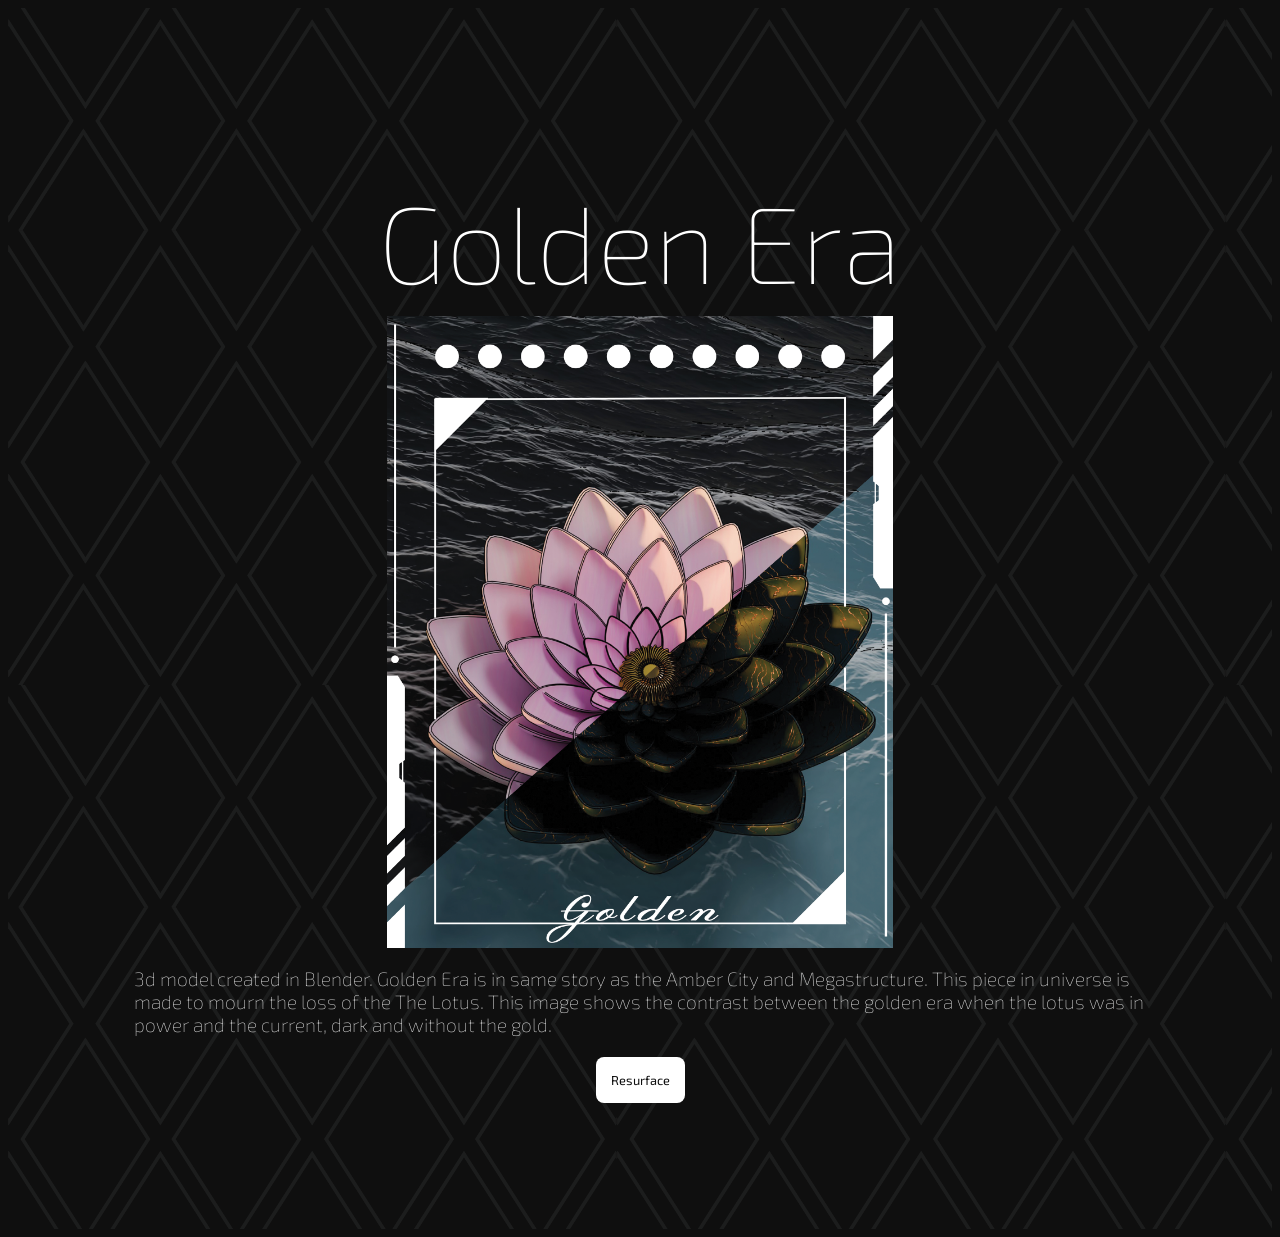
<file: goldenEra.html>
<!doctype html>
<html>
<head>
	
<link rel="preconnect" href="https://fonts.googleapis.com">
<link rel="preconnect" href="https://fonts.gstatic.com" crossorigin>
<link href="https://fonts.googleapis.com/css2?family=Exo+2:ital,wght@0,100..900;1,100..900&family=Momo+Trust+Display&display=swap" rel="stylesheet">
<meta charset="utf-8">
<title>goldenEra</title>
<link href="StyleForCodingAWebpage.css" rel="stylesheet" type="text/css">
</head>

<body>
	<section class="sectionPattern"> 
	<h1 class="Center">
		Golden Era</h1>
	<div class="Center">
	<img src="Images/portfolioImages/goldenEraResized.png" width="50%" alt="a lotus diagonally bisected by two differnt styles, one is a pink lotus on a dark waters the other is a golden lotus on light waters">
	</div>
		<p class="Center">
		3d model created in Blender. Golden Era is in same story as the Amber City and Megastructure. This piece in universe is made to mourn the loss of the The Lotus. This image shows the contrast between the golden era when the lotus was in power and the current, dark and without the gold.</p>
		<div class="Center">
	<a href="work.html">
	    <button class="button" >
		  Resurface</button>
      </a>
			</div>
	</section>
	
</body>
</html>
</file>
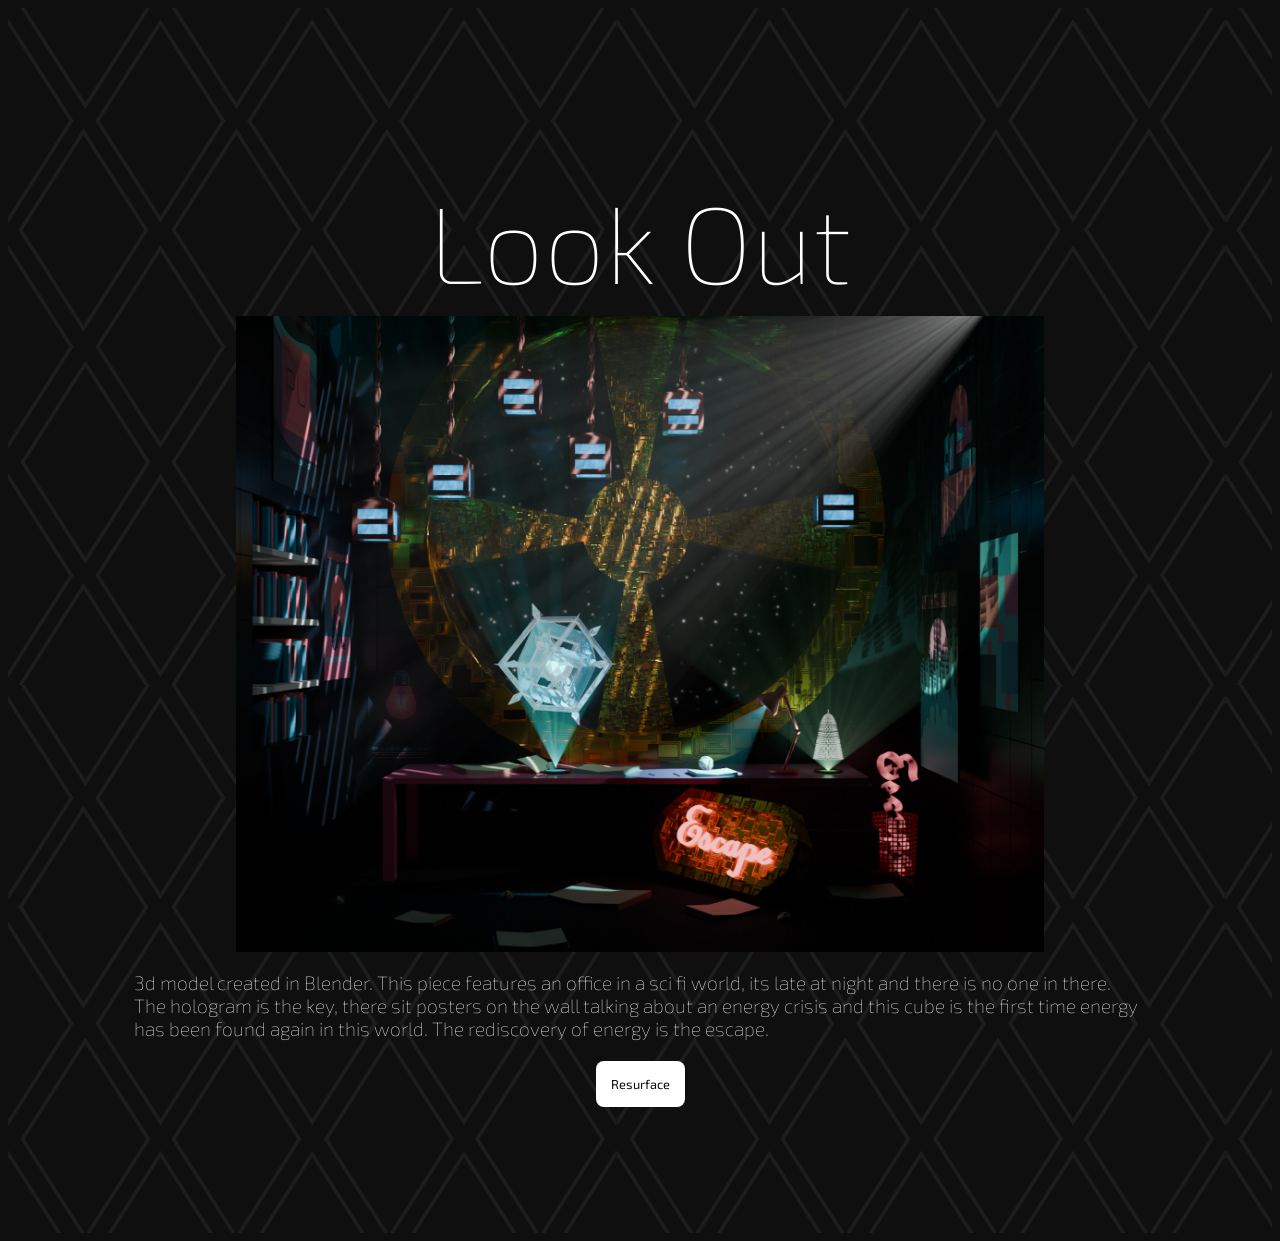
<file: lookOut.html>
<!doctype html>
<html>
<head>
	
<link rel="preconnect" href="https://fonts.googleapis.com">
<link rel="preconnect" href="https://fonts.gstatic.com" crossorigin>
<link href="https://fonts.googleapis.com/css2?family=Exo+2:ital,wght@0,100..900;1,100..900&family=Momo+Trust+Display&display=swap" rel="stylesheet">
<meta charset="utf-8">
<title>lookOut</title>
<link href="StyleForCodingAWebpage.css" rel="stylesheet" type="text/css">
</head>

<body>
	<section class="sectionPattern"> 
	<h1 class="Center">
		Look Out</h1>
	<div class="Center">
	<img src="Images/portfolioImages/lookingoutResized.png" width="80%" alt="3d model of a sci fi office with the a holographic cube in the middle looking into space, there's many signs talking about escape">
	</div>
		<p class="Center">
		3d model created in Blender. This piece features an office in a sci fi world, its late at night and there is no one in there. The hologram is the key, there sit posters on the wall talking about an energy crisis and this cube is the first time energy has been found again in this world. The rediscovery of energy is the escape.</p>
		<div class="Center">
	<a href="work.html">
	    <button class="button" >
		  Resurface</button>
      </a>
			</div>
	</section>
	
</body>
</html>
</file>
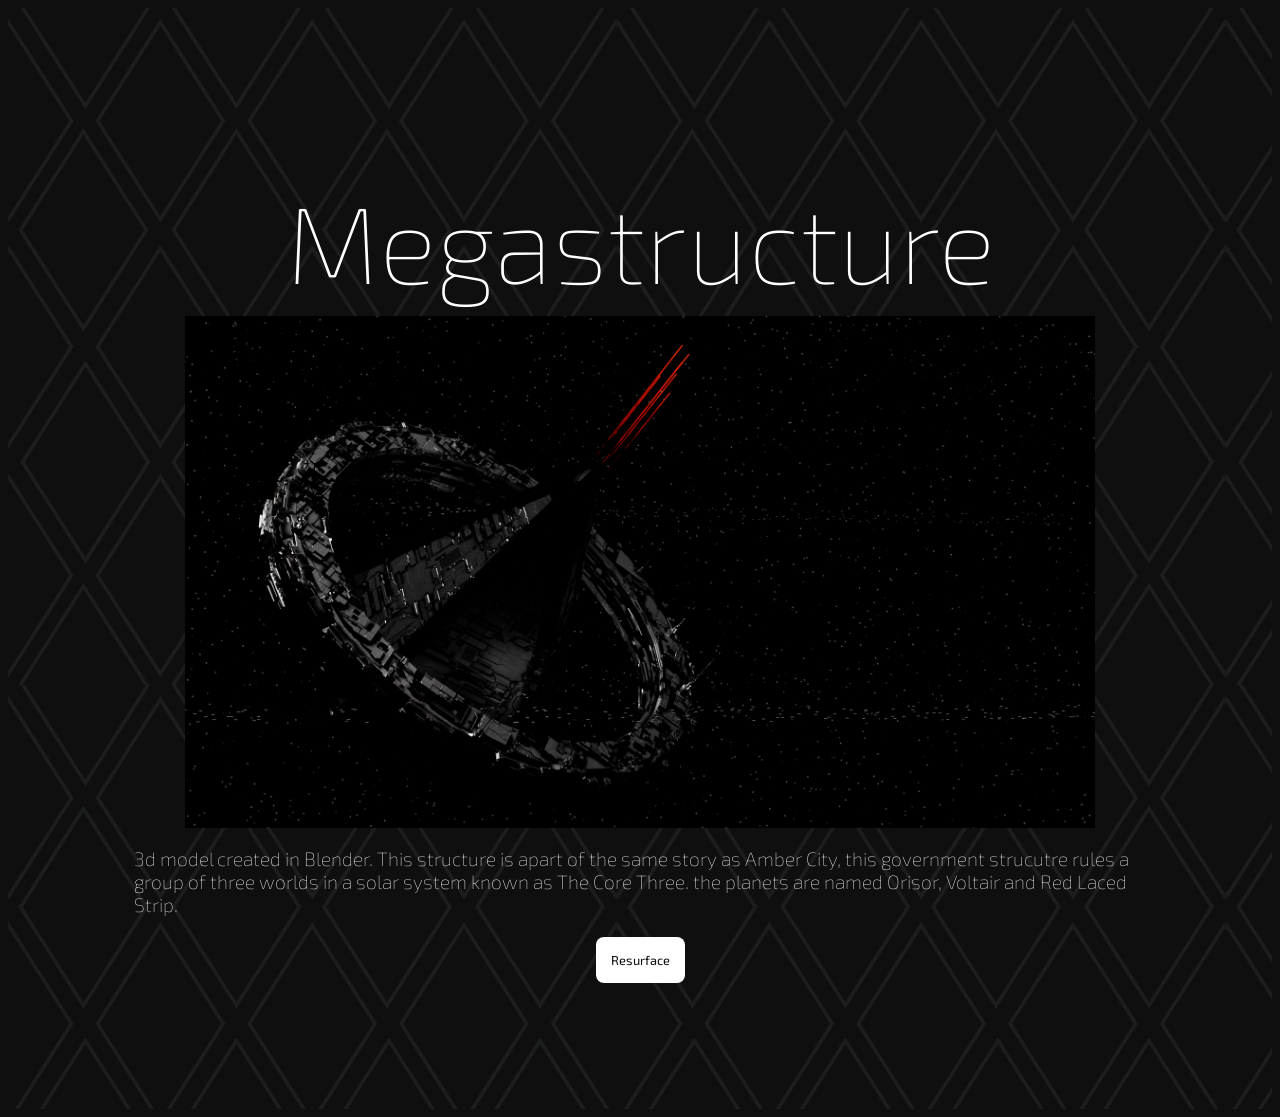
<file: mega.html>
<!doctype html>
<html>
<head>
	
<link rel="preconnect" href="https://fonts.googleapis.com">
<link rel="preconnect" href="https://fonts.gstatic.com" crossorigin>
<link href="https://fonts.googleapis.com/css2?family=Exo+2:ital,wght@0,100..900;1,100..900&family=Momo+Trust+Display&display=swap" rel="stylesheet">
<meta charset="utf-8">
<title>mega</title>
<link href="StyleForCodingAWebpage.css" rel="stylesheet" type="text/css">
</head>

<body>
	<section class="sectionPattern"> 
	<h1 class="Center">
		Megastructure</h1>
	<div class="Center">
	<img src="Images/portfolioImages/megastructureResized.png" width="90%" alt="a sci fi megastructure where a galatic government rules over nearby planets">
	</div>
		<p class="Center">
		3d model created in Blender. This structure is apart of the same story as Amber City, this government strucutre rules a group of three worlds in a solar system known as The Core Three. the planets are named Orisor, Voltair and Red Laced Strip.</p>
		<div class="Center">
	<a href="work.html">
	    <button class="button" >
		  Resurface</button>
      </a>
			</div>
	</section>
	
</body>
</html>
</file>
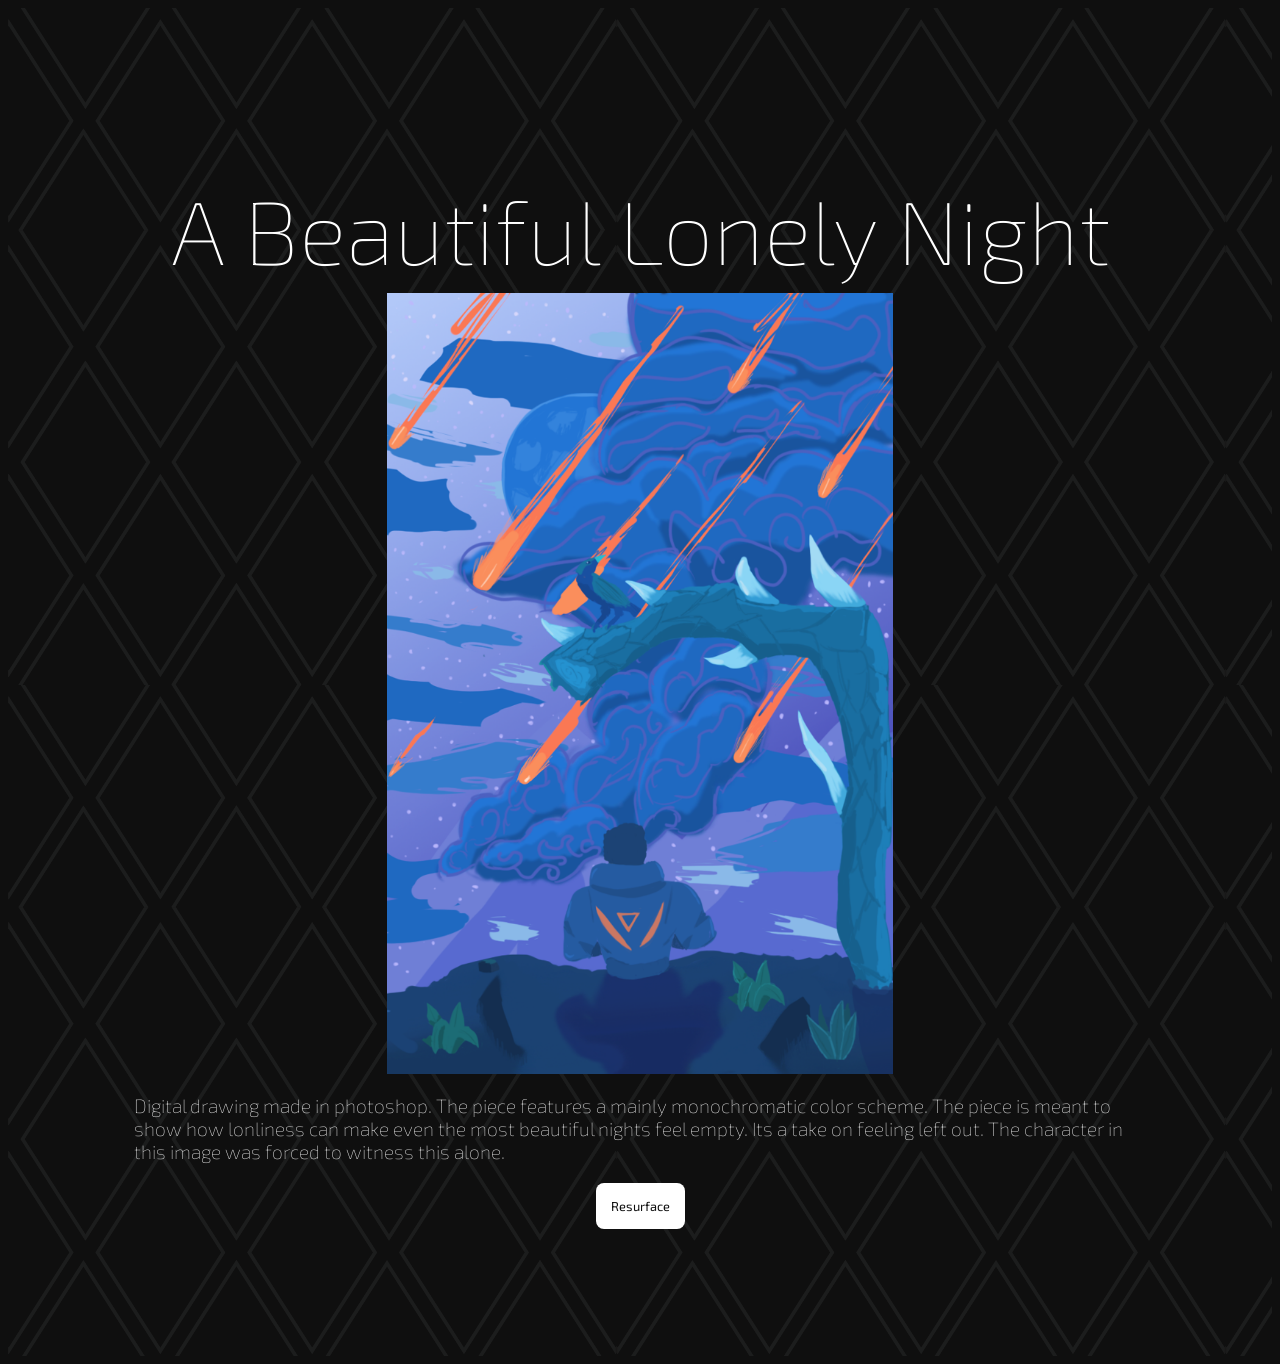
<file: night.html>
<!doctype html>
<html>
<head>
	
<link rel="preconnect" href="https://fonts.googleapis.com">
<link rel="preconnect" href="https://fonts.gstatic.com" crossorigin>
<link href="https://fonts.googleapis.com/css2?family=Exo+2:ital,wght@0,100..900;1,100..900&family=Momo+Trust+Display&display=swap" rel="stylesheet">
<meta charset="utf-8">
<title>night</title>
<link href="StyleForCodingAWebpage.css" rel="stylesheet" type="text/css">
</head>

<body>
	<section class="sectionPattern"> 
	<h1 class="smallText">
	A Beautiful Lonely Night
	 </h1>
	<div class="Center">
	<img src="Images/portfolioImages/aBeautifulLonelyNightResized.png" width="50%" alt="3d model of a winter cottage covered in snow">
	</div>
		<p class="Center">
		Digital drawing made in photoshop. The piece features a mainly monochromatic color scheme. The piece is meant to show how lonliness can make even the most beautiful nights feel empty. Its a take on feeling left out. The character in this image was forced to witness this alone.</p>
		<div class="Center">
	<a href="work.html">
	    <button class="button" >
		  Resurface</button>
      </a>
			</div>
	</section>
	
</body>
</html>
</file>
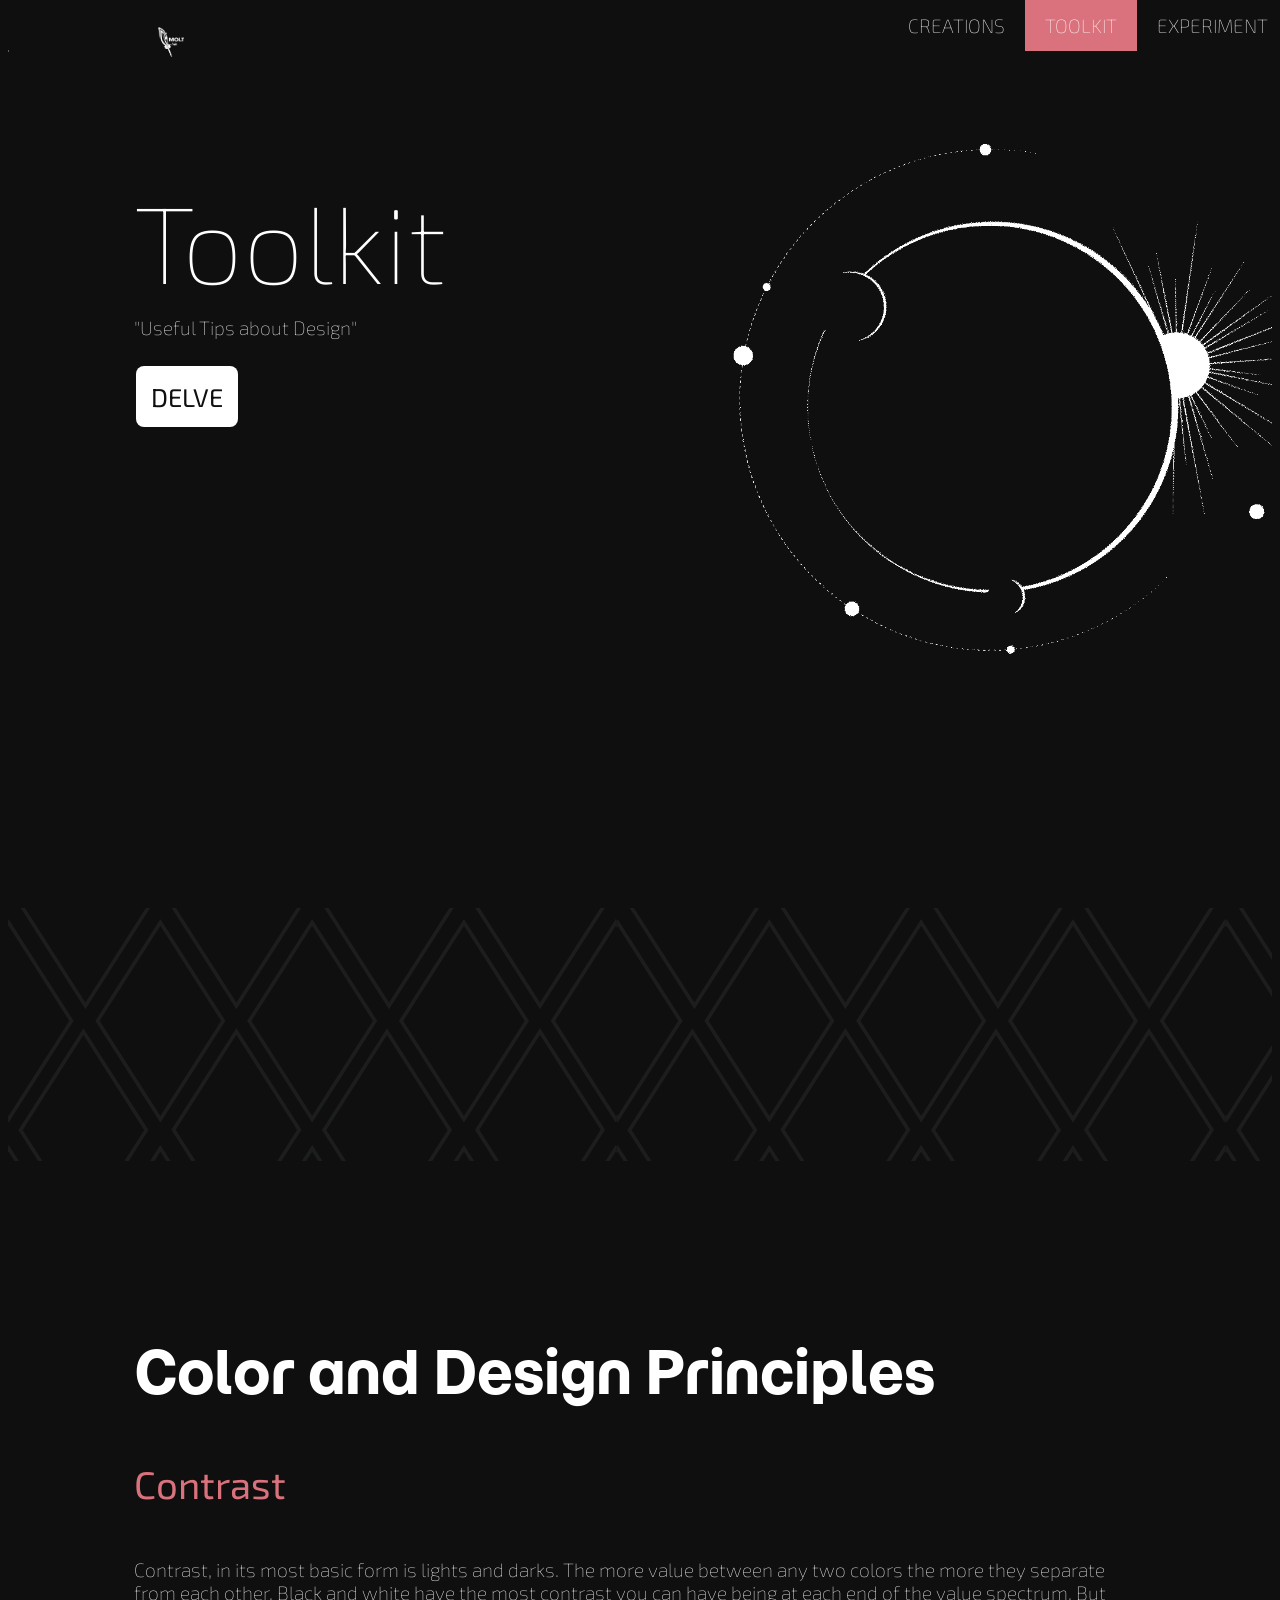
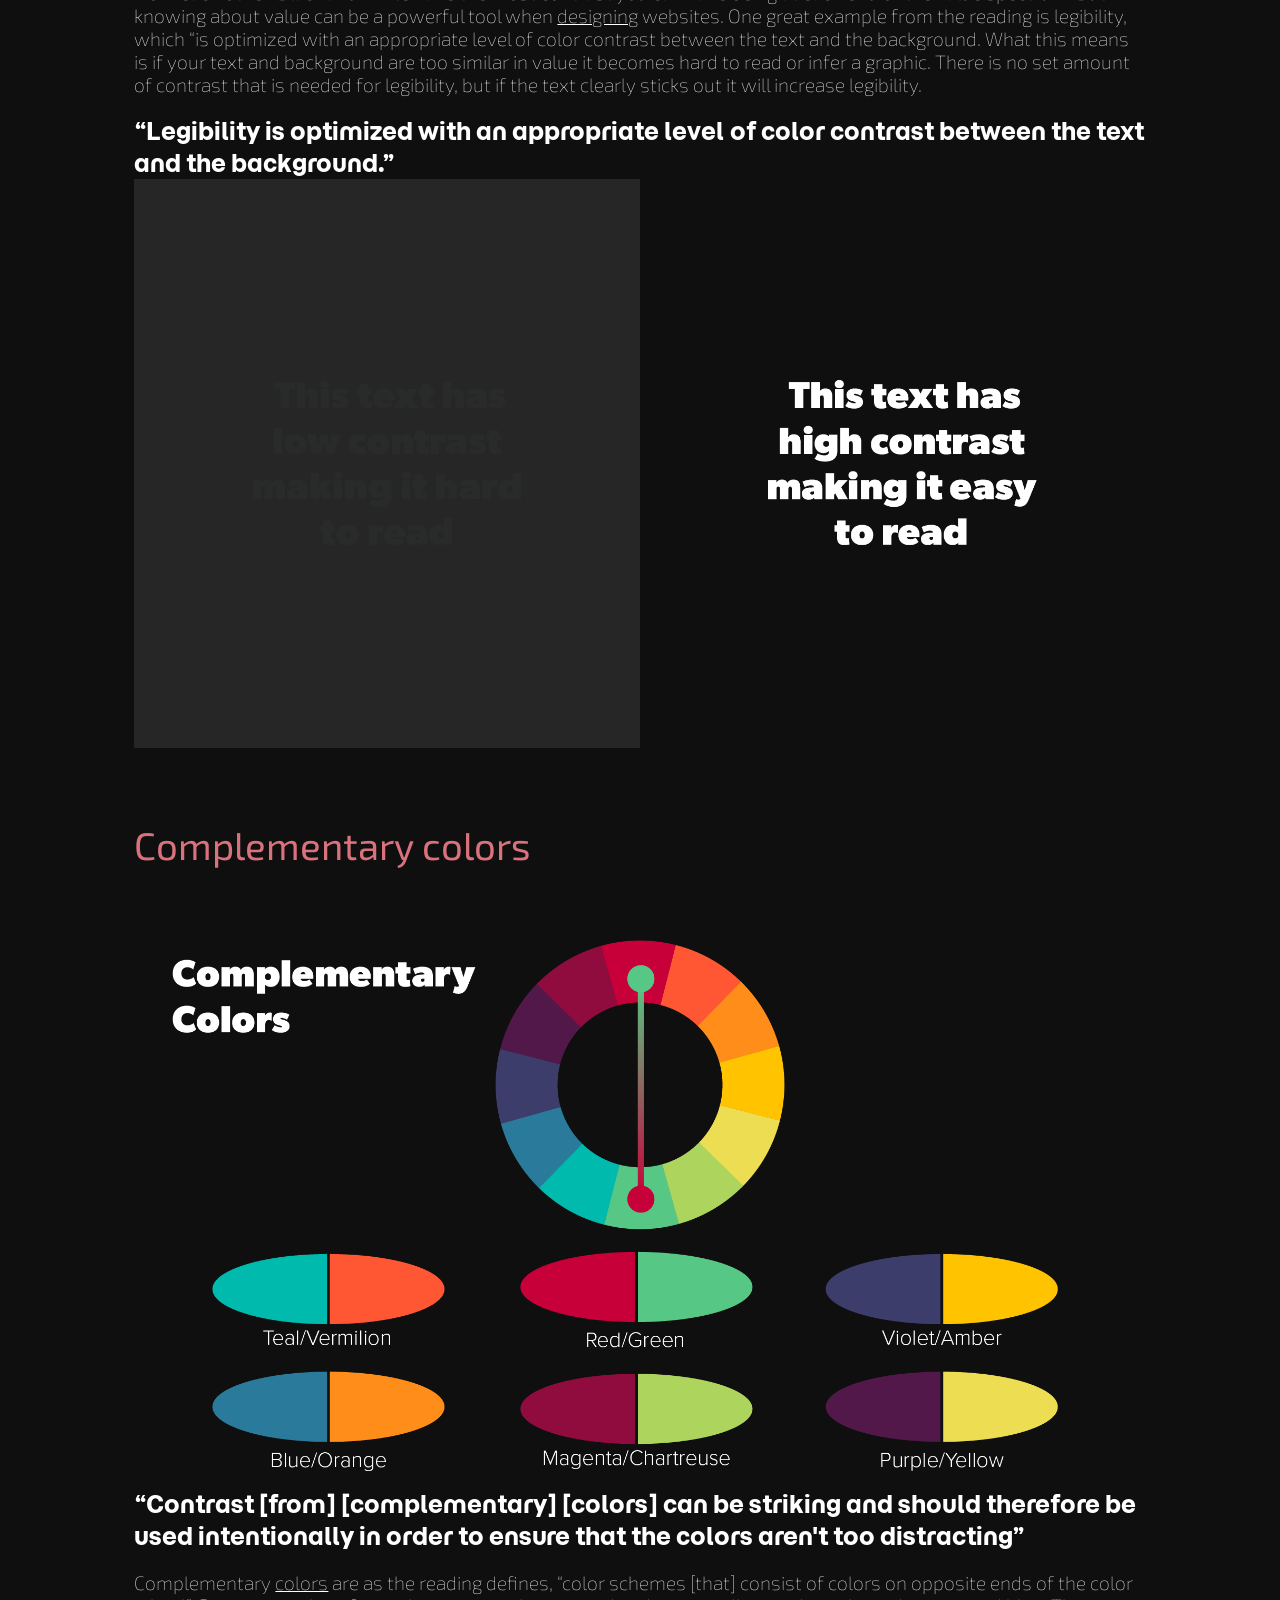
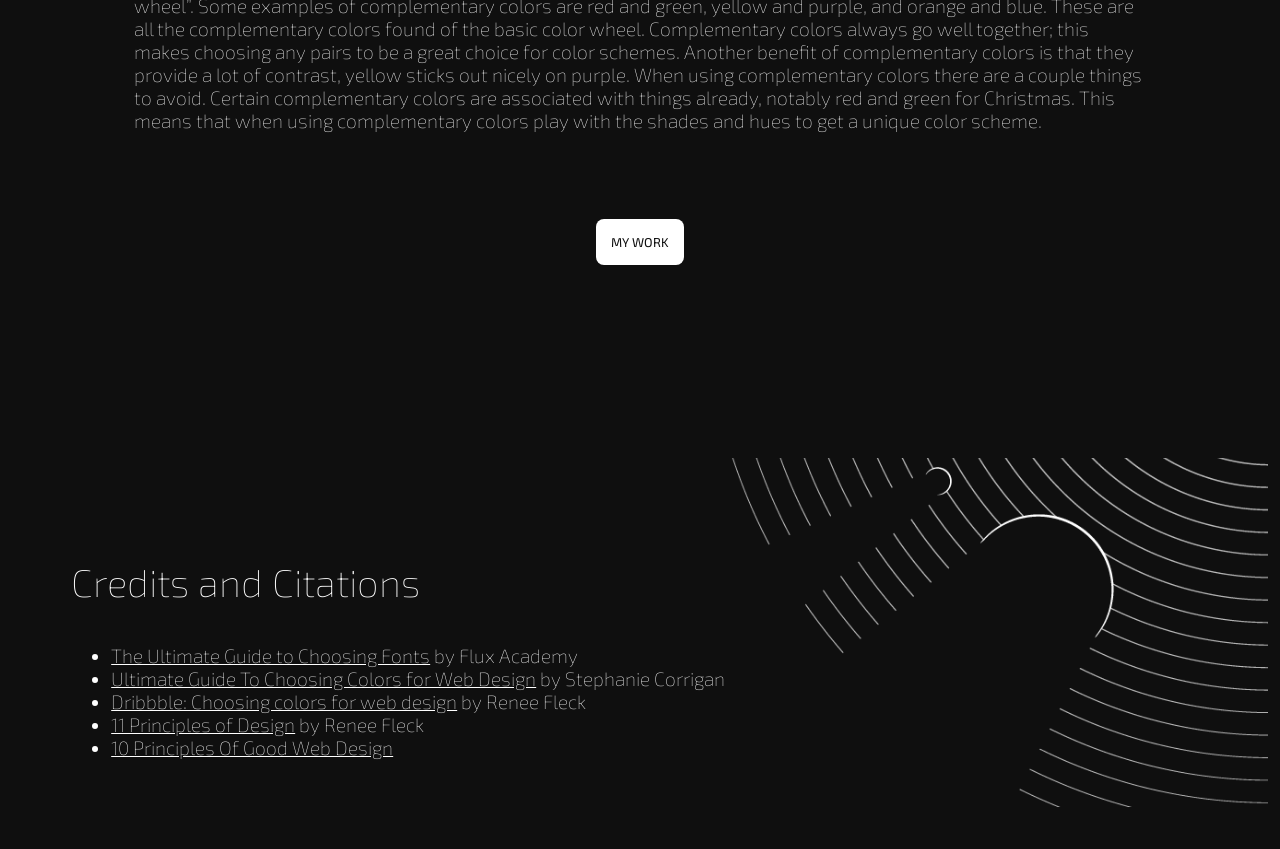
<file: toolkit.html>
<!doctype html>
<html>
<head>
	<link rel="preconnect" href="https://fonts.googleapis.com">
<link rel="preconnect" href="https://fonts.gstatic.com" crossorigin>
<link href="https://fonts.googleapis.com/css2?family=Exo+2:ital,wght@0,100..900;1,100..900&family=Momo+Trust+Display&display=swap" rel="stylesheet">
<meta charset="utf-8">
<title>My Web Design Manifesto</title>
<link href="StyleForCodingAWebpage.css" rel="stylesheet" type="text/css">
</head>

<body>
	
	<ul class="topnav">
		<li><a href="experiment.html">EXPERIMENT</a></li>
		<li><a class="active" href="CodingAWebpage.html">TOOLKIT</a></li>
		<li><a  href="work.html">CREATIONS</a></li>
	<ul class="left">	
		<li><a href="index.html"> <img src="Images/Logo.png" width="10%"></a> </li>
	</ul>
</ul>
	
	
	<!--Hero Section-->
<section class="hero"> 
	
  <h1> Toolkit</h1>
  <h7>"Useful Tips about Design"</h7>
	<br>
	<br>
	<a href="#a1">
	    <button class="button2" >
		  DELVE</button>
      </a>
</section>
	
	<!--Typography Section-->
	<section class="sectionPattern">
		
		</section>
		
	
	
	
	<!--Color and Design Section-->
<section>
	<h2> Color and Design Principles</h2>
	
	<h4>Contrast</h4>
	
	  <p>Contrast, in its most basic form is lights and darks. The more value between any two colors the more they separate from each other. Black and white have the most contrast you can have being at each end of the value spectrum. But knowing about value can be a powerful tool when <a href="index.html">designing</a> websites. One great example from the reading is legibility, which “is optimized with an appropriate level of color contrast between the text and the background. What this means is if your text and background are too similar in value it becomes hard to read or infer a graphic. There is no set amount of contrast that is needed for legibility, but if the text clearly sticks out it will increase legibility.</p>
	
	<h8>“Legibility is optimized with an appropriate level of color contrast between the text and the background.”</h8>
		
	  <img class="Center" src="Images/ContrastImageFixed.png" alt="image showing on the left that too little contrast is very difficult to read while the right shows that with good contrast text is very easy to read" width="100%"/>
		
	  
		
		
	
	<br>
	
	<h4>Complementary colors</h4>

		
		<img class="Center" src="Images/ComplementImage.png"  alt="image showing a color wheel made up of 12 colors and all of the complementary colors on that wheel" width="100%"/>
		
	<h8>“Contrast [from] [complementary]  [colors] can be striking and should therefore be used intentionally in order to ensure that the colors aren't too distracting”</h8>
	
			<p>Complementary <a href="https://color.adobe.com">colors</a> are as the reading defines, “color schemes [that] consist of colors on opposite ends of the color wheel”. Some examples of complementary colors are red and green, yellow and purple, and orange and blue. These are all the complementary colors found of the basic color wheel. Complementary colors always go well together; this makes choosing any pairs to be a great choice for color schemes. Another benefit of complementary colors is that they provide a lot of contrast, yellow sticks out nicely on purple. When using complementary colors there are a couple things to avoid. Certain complementary colors are associated with things already, notably red and green for Christmas. This means that when using complementary colors play with the shades and hues to get a unique color scheme. </p>
		
	
	

	<div class="flex-container">
	<a href="https://www.instagram.com/moltink25/?hl=en" target="_blank">
	    <button class="button" >
		  MY WORK</button>
      </a>
	</div>
		
</section>
	
	<!--Footer for Credits-->
	<footer>
		<h3>Credits and Citations</h3> 
		<ul>
			<li>
			  <a href="https://www.flux-academy.com/blog/the-ultimate-guide-to-choosing-fonts" target="_blank">The Ultimate Guide to Choosing Fonts</a> 
				by Flux Academy</li>

			<li> 
			  <a href="https://www.flux-academy.com/blog/ultimate-guide-to-choosing-colors-for-web-design" target="_blank"> Ultimate Guide To Choosing Colors for Web Design</a> by Stephanie Corrigan </li>

			<li> 
			  <a href="https://dribbble.com/stories/2018/12/19/choosing-colors-for-web-design-a-practical-ui-color-application-guide" target="_blank">Dribbble: Choosing colors for web design</a> 
				by Renee Fleck</li>	

			<li>
				<a href="https://dribbble.com/resources/education/principles-of-design" target="_blank">11 Principles of Design</a> 
		  by Renee Fleck</li>

			<li>
			  <a href="https://tilda.education/en/web-design-principles" target="_blank">
				10 Principles Of Good Web Design</a></li>	
		</ul>
	</footer>
	
</body>
</html>
</file>
<file: StyleForCodingAWebpage.css>
@charset "utf-8";

body {
  font-family: "Exo 2", sans-serif;
  font-optical-sizing: auto;
  font-weight: lighter;
  font-style: normal;
	background-color: #0f0f0f;
	color: #ffffff;
	font-size: 1.5vw;
		

}

h1  {
  font-family: "Exo 2", sans-serif;
  font-optical-sizing: auto;
  font-weight: lighter;
  font-style: normal;
	font-size: 8.5vw;
	margin-bottom: 1%; 
	margin-top: 4%;

}

h2 {
  font-family: "Momo Trust Display", sans-serif;
  font-weight: bolder;
font-size: 4.5vw;
  font-style: normal;
}

h3 {
    font-family: "Exo 2", sans-serif;
    font-optical-sizing: auto;
    font-weight: lighter;
    font-style: normal;
    font-size: 3vw;
}


h4 {
	font-family: "Exo 2", sans-serif;
  font-optical-sizing: auto;
  font-weight: normal;
  font-style: normal;
	font-size: 3vw;
	color: #da727d
}
li{
	font-family: "Exo 2", sans-serif;
  font-optical-sizing: auto;
  font-weight: lighter;
  font-style: normal;
	font-size: 1.5vw;
}

h6 {
	font-family: "Exo 2", sans-serif;
  font-optical-sizing: auto;
  font-weight: lighter;
  font-style: normal;
	font-size: 0.8vw;
}
h8 {
  font-family: "Momo Trust Display", sans-serif;
  font-weight: lighter;
font-size: 1.87vw;
  font-style: normal;

}


a{
	color: #ffffff;
}

a:hover {
	color: #da727d
}

footer {
	background-image: url("Images/Footer@0.5x.png");
	padding: 5%;
	background-position: right 1% bottom -30%;
	background-repeat: no-repeat;
	background-size: 70%
}

section {
	padding: 10%;
	/*overflow: auto*/
}


cite {
	font-size: 1vw
}
/*this creates a class and this class is the background*/

.smallText{
	font-size: 7vw;
	display: flex;
	justify-content: center
}

.sectionBG {
	background-color: #0f0f0f
}

.sectionPattern {
	background-image: url("Images/pattern2.png")
}

.button {
  background-color: #ffffff;
  border: none;
  color: #0f0f0f;
  padding: 15px;
  text-align: center;
  text-decoration: none;
  display: inline-block;
  font-family: "Exo 2", sans-serif;
  font-size: 1vw;
  margin-top: 2%;
  cursor: pointer;
	border-radius: 8px;
	
}

.button2 {
  background-color: #ffffff;
  border: none;
  color: #0f0f0f;
  padding: 15px;
  text-align: center;
  text-decoration: none;
  display: inline-block;
  font-family: "Exo 2", sans-serif;
  font-size: 2vw;
  margin: 4px 2px;
  cursor: pointer;
	border-radius: 8px;
}


.button:hover {
	background-color: #da727d;
}

.button2:hover {
	background-color: #da727d;
}

.Center {
	display: flex;
	justify-content: center;
}

.left {
	float: left;
	padding: 1%
}

.right {
	float: right;
	padding: 1%
}


.blueSection{
	background-color: #465c7b
}

.hero {
    background-image: url("Images/HeroPage_3.gif");
    background-repeat: no-repeat;
	background-size: 90%;
    background-position: left 163% bottom 70%;
	min-height: 100vh;
}

.heroSecond {
	background-image: url("Images/indexHeroAnimation.gif");
	background-size: 80%;
	background-repeat: no-repeat;
	background-position: left 90% bottom 70%;
	min-height: 100vh;
}

.flex-container {
  display: flex;
  justify-content: center; /* Centers horizontally */
  align-items: center;     /* Centers vertically */
  height: 20vh;           /* Optional: Gives the container full viewport height */
}





ul.topnav {
  position: fixed;
  top: 0;
  width: 100%;
  list-style-type: none;
  margin: 0;
  padding: 0;
  overflow: hidden;
  background-color: #0f0f0f;
}

ul.topnav li {float: right;}

ul.topnav li a {
  display: block;
  color: white;
  text-align: center;
  padding: 14px 20px;
  text-decoration: none;
}


ul.topnav li a:hover:not(.active) {background-color: #da727d;}

ul.topnav li a.active {background-color: #da727d;}

ul.topnav li.right {float: right;}

@media screen and (max-width: 600px) {
  ul.topnav li.right, 
  ul.topnav li {float: none;}
}

* {
  box-sizing: border-box;
}

/* Style inputs */
input[type=text], select, textarea {
  width: 100%;
  padding: 12px;
  border: 1px solid #ccc;
  margin-top: 6px;
  margin-bottom: 16px;
  resize: vertical;
}

input[type=submit] {
  background-color: #ffffff;
  color: #0f0f0f;
  padding: 12px 20px;
  border: none;
  cursor: pointer;
}

input[type=submit]:hover {
  background-color: #da727d;
}

/* Style the container/contact section */
.containerContact {
  border-radius: 5px;
  padding: 10px;
}

/* Create two columns that float next to eachother */
.columnContact {
  float: left;
  width: 50%;
  margin-top: 6px;
  padding: 20px;
}

/* Clear floats after the columns */
.row:after {
  content: "";
  display: table;
  clear: both;
}

.leftcluster{
	max-width: 55vw;
}

/* Responsive layout - when the screen is less than 600px wide, make the two columns stack on top of each other instead of next to each other */
@media screen and (max-width: 600px) {
  .columnContact, input[type=submit] {
    width: 100%;
    margin-top: 0;
  }
}

#myImg {
  border-radius: 5px;
  cursor: pointer;
  transition: 0.3s;
}

#myImg:hover {opacity: 0.7;}

/* The Modal (background) */
.modal {
  display: none; /* Hidden by default */
  position: fixed; /* Stay in place */
  z-index: 1; /* Sit on top */
  padding-top: 100px; /* Location of the box */
  left: 0;
  top: 0;
  width: 100%; /* Full width */
  height: 100%; /* Full height */
  overflow: auto; /* Enable scroll if needed */
  background-color: rgb(0,0,0); /* Fallback color */
  background-color: rgba(0,0,0,0.9); /* Black w/ opacity */
}

/* Modal Content (image) */
.modal-content {
  margin: auto;
  display: block;
  width: 80%;
  max-width: 700px;
}

/* Caption of Modal Image */
#caption {
  margin: auto;
  display: block;
  width: 80%;
  max-width: 700px;
  text-align: center;
  color: #ccc;
  padding: 10px 0;
  height: 150px;
}

/* Add Animation */
.modal-content, #caption {  
  -webkit-animation-name: zoom;
  -webkit-animation-duration: 0.6s;
  animation-name: zoom;
  animation-duration: 0.6s;
}

@-webkit-keyframes zoom {
  from {-webkit-transform:scale(0)} 
  to {-webkit-transform:scale(1)}
}

@keyframes zoom {
  from {transform:scale(0)} 
  to {transform:scale(1)}
}

/* The Close Button */
.close {
  position: absolute;
  top: 15px;
  right: 35px;
  color: #f1f1f1;
  font-size: 40px;
  font-weight: bold;
  transition: 0.3s;
}

.close:hover,
.close:focus {
  color: #bbb;
  text-decoration: none;
  cursor: pointer;
}

/* 100% Image Width on Smaller Screens */
@media only screen and (max-width: 700px){
  .modal-content {
    width: 100%;
  }
}

       
        canvas {
            border: 4px solid #fff;
            background-color: #645E66;
            box-shadow: 0 0 20px rgba(255, 255, 255, 0.1);
        }
        .controls {
            margin-top: 15px;
            font-size: 14px;
            color: #aaa;
            text-align: center;
        }



* {
  box-sizing: border-box;
}

/* The actual timeline (the vertical ruler) */
.timeline {
  position: relative;
  max-width: 2000px;
  margin: 0 auto;
}

/* The actual timeline (the vertical ruler) */
.timeline::after {
  content: '';
  position: absolute;
  width: 6px;
  background-color: #645E66;
  top: 0;
  bottom: 0;
  left: 50%;
  margin-left: -3px;
}

/* Container around content */
.container {
  padding: 10px 40px;
  position: relative;
  background-color: inherit;
  width: 50%;
}

/* The circles on the timeline */
.container::after {
  content: '';
  position: absolute;
  width: 25px;
  height: 25px;
  right: -17px;
  background-color: #645E66;
  border: 4px solid #fff;
  top: 15px;
  border-radius: 50%;
  z-index: 1;
}

/* Place the container to the left */
.leftTime {
  left: 0;
}

/* Place the container to the right */
.rightTime {
  left: 50%;
}

/* Add arrows to the left container (pointing right) */
.leftTime::before {
  content: " ";
  height: 0;
  position: absolute;
  top: 22px;
  width: 0;
  z-index: 1;
  right: 30px;
  border: medium solid #645E66;
  border-width: 10px 0 10px 10px;
  border-color: transparent transparent transparent #645E66;
}

/* Add arrows to the right container (pointing left) */
.rightTime::before {
  content: " ";
  height: 0;
  position: absolute;
  top: 22px;
  width: 0;
  z-index: 1;
  left: 30px;
  border: medium solid #645E66;
  border-width: 10px 10px 10px 0;
  border-color: transparent #645E66 transparent transparent;
}

/* Fix the circle for containers on the right side */
.rightTime::after {
  left: -16px;
}

/* The actual content */
.content {
  padding: 20px 30px;
  background-color: #645E66;
  position: relative;
  border-radius: 6px;
}

/* Media queries - Responsive timeline on screens less than 600px wide */
@media screen and (max-width: 600px) {
  /* Place the timelime to the left */
  .timeline::after {
  left: 31px;
  }
  
  /* Full-width containers */
  .container {
  width: 100%;
  padding-left: 70px;
  padding-right: 25px;
  }
  
  /* Make sure that all arrows are pointing leftwards */
  .container::before {
  left: 60px;
  border: medium solid white;
  border-width: 10px 10px 10px 0;
  border-color: transparent white transparent transparent;
  }

  /* Make sure all circles are at the same spot */
  .leftTime::after, .rightTime::after {
  left: 15px;
  }
  
  /* Make all right containers behave like the left ones */
  .rightTime {
  left: 0%;
  }
}


@media screen{
}
</file>
